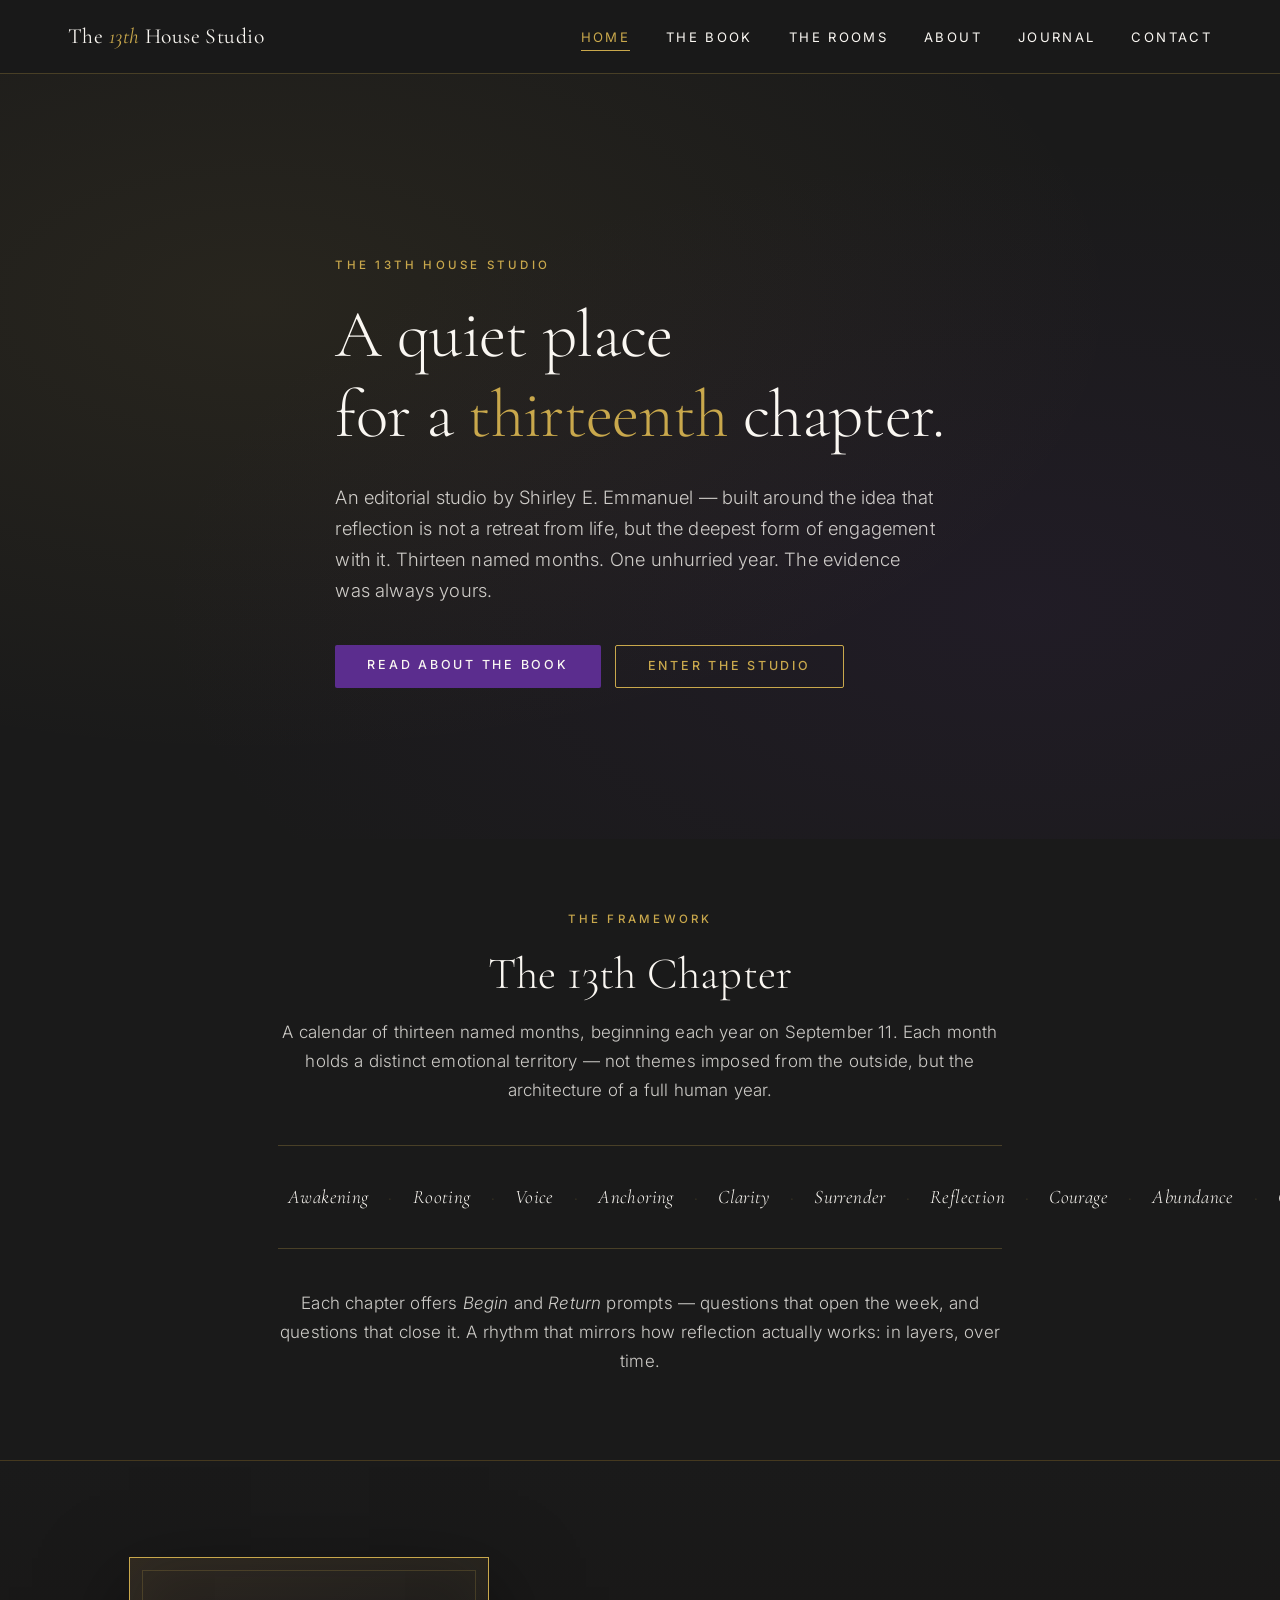
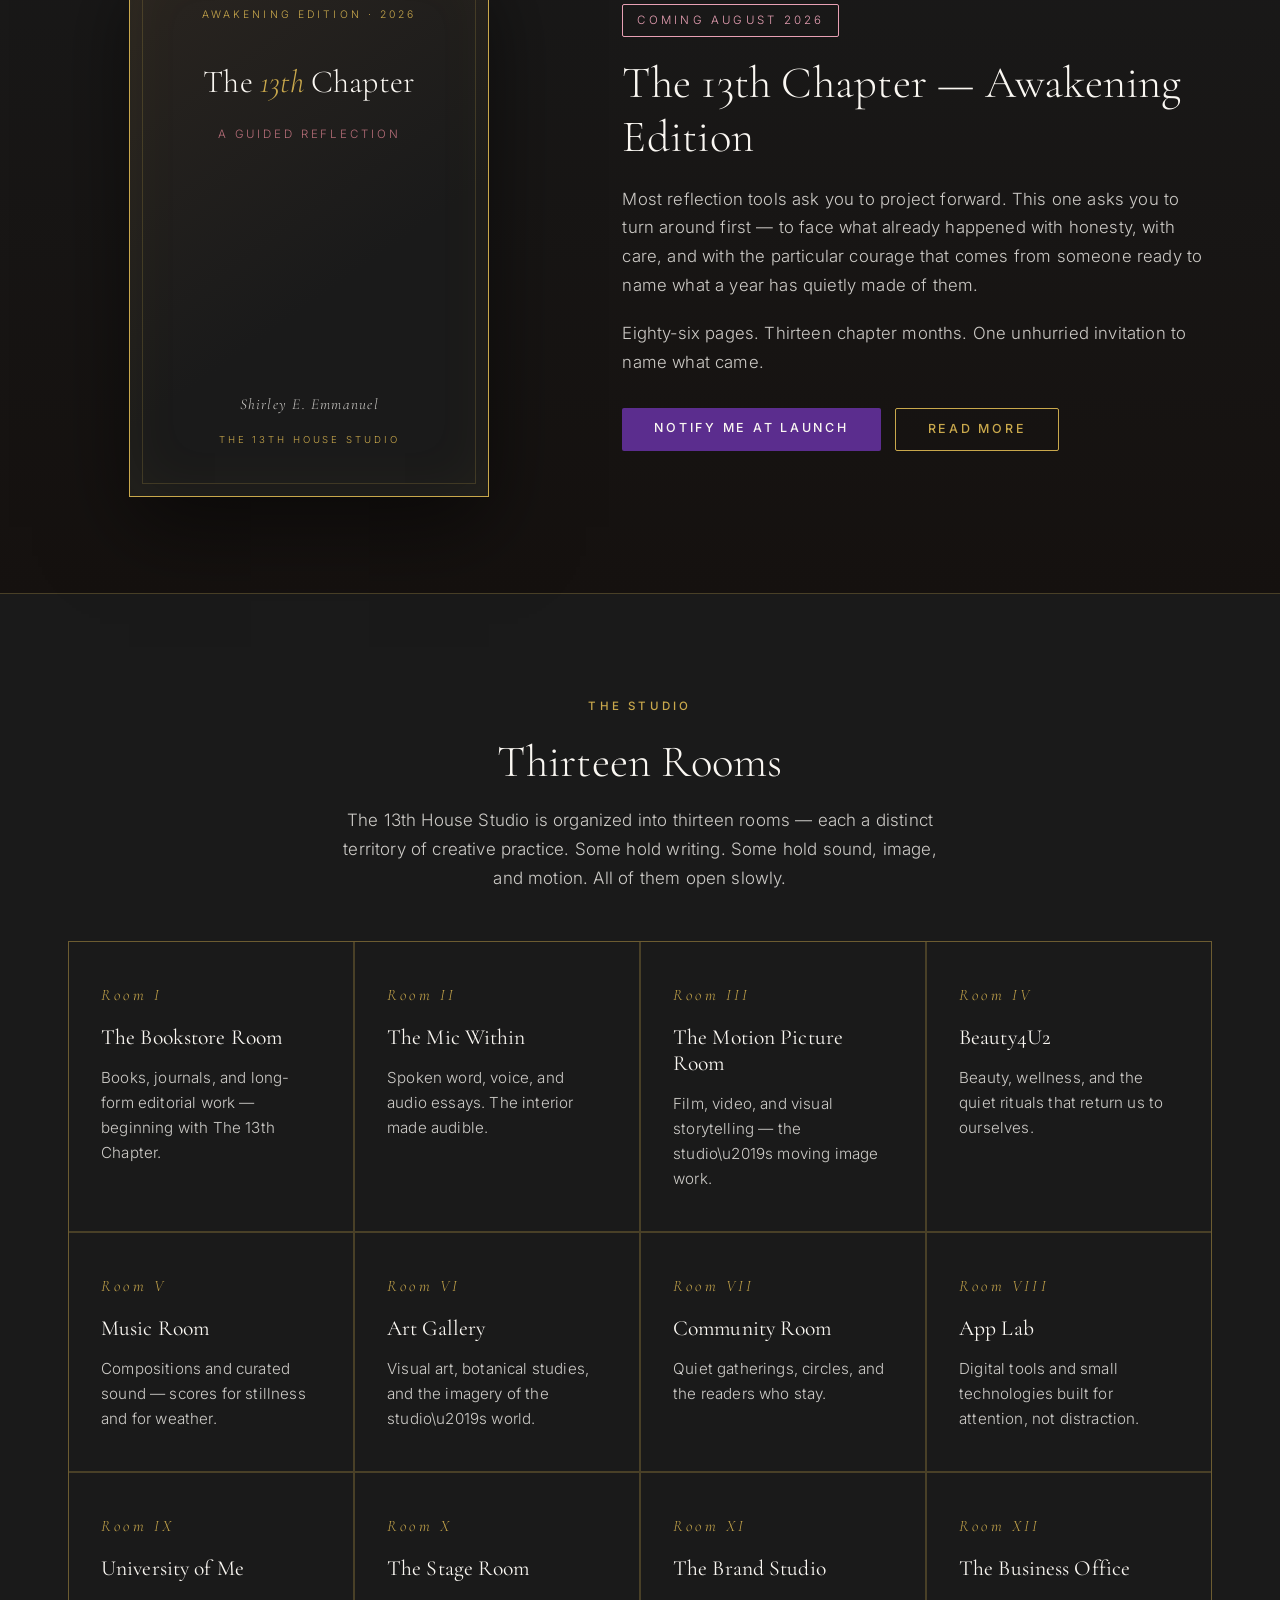
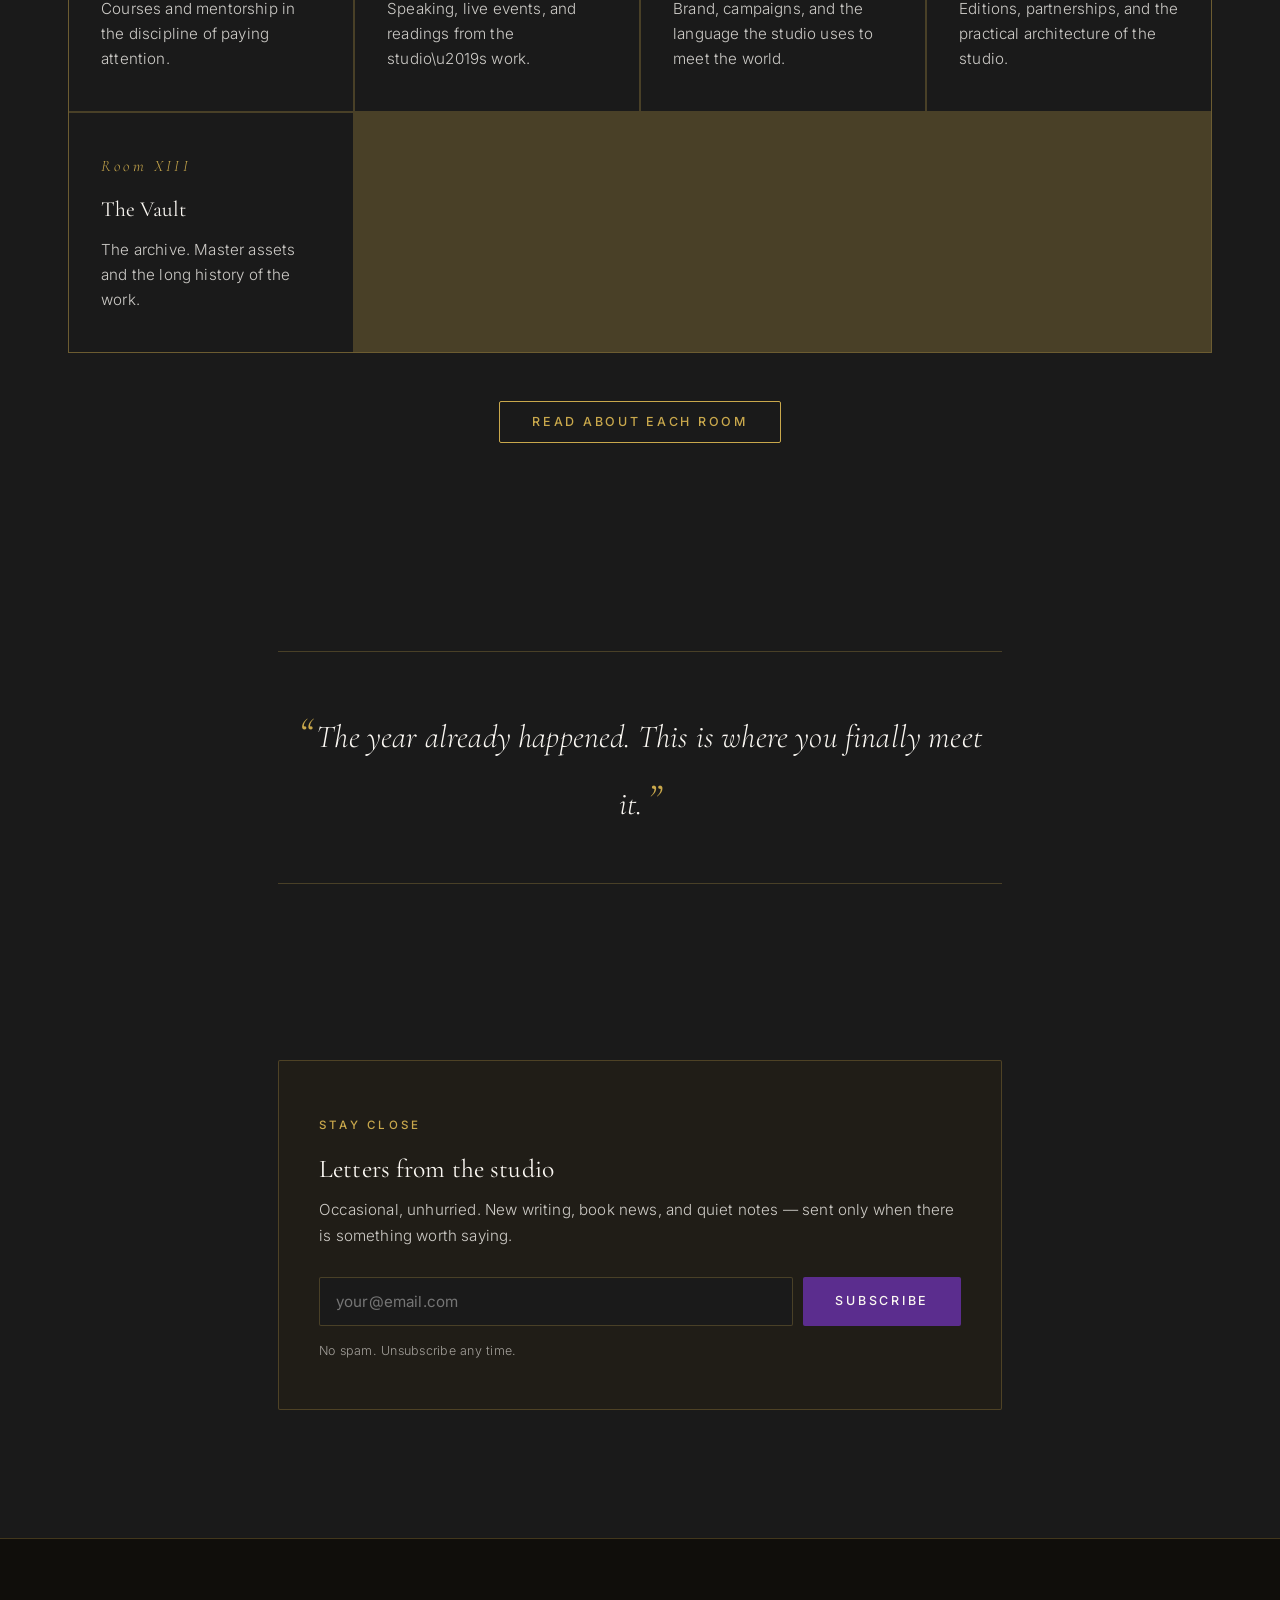
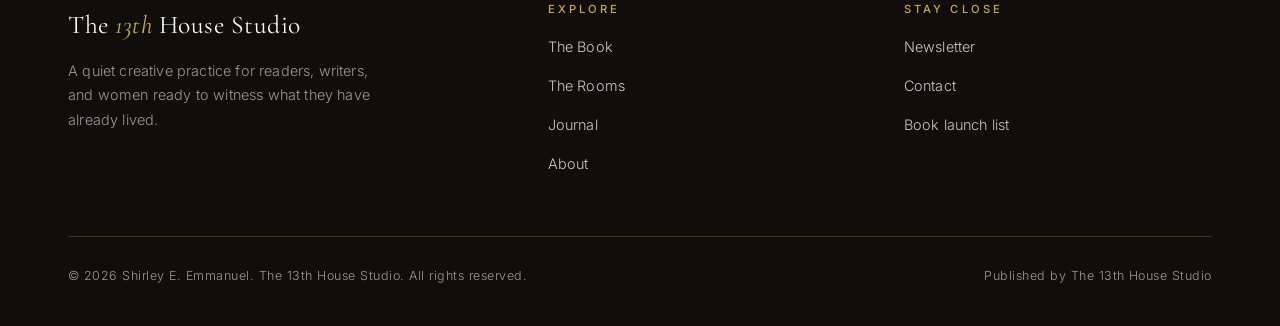
<file: index.html>
<!DOCTYPE html>
<html lang="en">
<head>
<meta charset="utf-8">
<meta name="viewport" content="width=device-width,initial-scale=1">
<title>Home — The 13th House Studio</title>
<meta name="description" content="A quiet creative practice by Shirley E. Emmanuel. The 13th Chapter framework — thirteen named months of honest reflection, beginning September 11.">
<meta name="theme-color" content="#1A1A1A">
<meta property="og:title" content="Home — The 13th House Studio">
<meta property="og:description" content="A quiet creative practice by Shirley E. Emmanuel. The 13th Chapter framework — thirteen named months of honest reflection, beginning September 11.">
<meta property="og:type" content="website">
<meta property="og:image" content="assets/og-image.svg">
<meta name="twitter:card" content="summary_large_image">
<link rel="icon" type="image/svg+xml" href="assets/favicon.svg">
<link rel="alternate icon" href="assets/favicon.svg">
<link rel="preconnect" href="https://fonts.googleapis.com">
<link rel="preconnect" href="https://fonts.gstatic.com" crossorigin>
<link href="https://fonts.googleapis.com/css2?family=Cormorant+Garamond:ital,wght@0,300;0,400;0,500;1,300;1,400&family=Inter:wght@300;400;500;600&display=swap" rel="stylesheet">
<link rel="stylesheet" href="assets/style.css">
</head>
<body>
<header class="site-header">
  <div class="nav">
    <a href="index.html" class="brand">The <span class="num">13th</span> House Studio</a>
    <button class="nav-toggle" aria-label="Menu" aria-expanded="false">Menu</button>
    <nav>
      <ul class="nav-links">
          <li><a href="index.html" class="active">Home</a></li>
          <li><a href="book.html">The Book</a></li>
          <li><a href="rooms.html">The Rooms</a></li>
          <li><a href="about.html">About</a></li>
          <li><a href="journal.html">Journal</a></li>
          <li><a href="contact.html">Contact</a></li>
      </ul>
    </nav>
  </div>
</header>
<main>
  <section class="hero">
    <div class="container">
      <div class="hero-content">
        <span class="eyebrow">The 13th House Studio</span>
        <h1>A quiet place<br>for a <em>thirteenth</em> chapter.</h1>
        <p class="hero-tagline">An editorial studio by Shirley E. Emmanuel — built around the idea that reflection is not a retreat from life, but the deepest form of engagement with it. Thirteen named months. One unhurried year. The evidence was always yours.</p>
        <div class="hero-actions">
          <a href="book.html" class="btn btn-primary">Read about the book</a>
          <a href="rooms.html" class="btn btn-ghost">Enter the studio</a>
        </div>
      </div>
    </div>
  </section>

  <section class="compact">
    <div class="container-narrow text-center">
      <span class="eyebrow">The Framework</span>
      <h2>The 13th Chapter</h2>
      <p class="mt-2">A calendar of thirteen named months, beginning each year on September 11. Each month holds a distinct emotional territory — not themes imposed from the outside, but the architecture of a full human year.</p>
      <div class="months-band">
        <div class="months-list">
          <span class="month">Awakening</span><span>·</span><span class="month">Rooting</span><span>·</span><span class="month">Voice</span><span>·</span><span class="month">Anchoring</span><span>·</span><span class="month">Clarity</span><span>·</span><span class="month">Surrender</span><span>·</span><span class="month">Reflection</span><span>·</span><span class="month">Courage</span><span>·</span><span class="month">Abundance</span><span>·</span><span class="month">Connection</span><span>·</span><span class="month">Imprint</span><span>·</span><span class="month">Release</span><span>·</span><span class="month">Restoration</span>
        </div>
      </div>
      <p>Each chapter offers <em>Begin</em> and <em>Return</em> prompts — questions that open the week, and questions that close it. A rhythm that mirrors how reflection actually works: in layers, over time.</p>
    </div>
  </section>

  <section class="book-feature">
    <div class="container">
      <div class="book-layout">
        <div class="book-cover">
          <div class="book-cover-top">
            <div class="edition">Awakening Edition · 2026</div>
            <div class="title">The <span class="num">13th</span> Chapter</div>
            <div class="subtitle">A Guided Reflection</div>
          </div>
          <div>
            <div class="author">Shirley E. Emmanuel</div>
            <div class="imprint">The 13th House Studio</div>
          </div>
        </div>
        <div class="book-copy">
          <span class="launch-date">Coming August 2026</span>
          <h2>The 13th Chapter — Awakening Edition</h2>
          <p>Most reflection tools ask you to project forward. This one asks you to turn around first — to face what already happened with honesty, with care, and with the particular courage that comes from someone ready to name what a year has quietly made of them.</p>
          <p>Eighty-six pages. Thirteen chapter months. One unhurried invitation to name what came.</p>
          <div class="actions">
            <a href="book.html#notify" class="btn btn-primary">Notify me at launch</a>
            <a href="book.html" class="btn btn-ghost">Read more</a>
          </div>
        </div>
      </div>
    </div>
  </section>

  <section>
    <div class="container">
      <div class="text-center mb-4">
        <span class="eyebrow">The Studio</span>
        <h2>Thirteen Rooms</h2>
        <p class="max-600 mt-2">The 13th House Studio is organized into thirteen rooms — each a distinct territory of creative practice. Some hold writing. Some hold sound, image, and motion. All of them open slowly.</p>
      </div>
      <div class="rooms-grid">
        <div class="room-card"><span class="num">Room I</span><h3>The Bookstore Room</h3><p>Books, journals, and long-form editorial work — beginning with The 13th Chapter.</p></div>
        <div class="room-card"><span class="num">Room II</span><h3>The Mic Within</h3><p>Spoken word, voice, and audio essays. The interior made audible.</p></div>
        <div class="room-card"><span class="num">Room III</span><h3>The Motion Picture Room</h3><p>Film, video, and visual storytelling — the studio\u2019s moving image work.</p></div>
        <div class="room-card"><span class="num">Room IV</span><h3>Beauty4U2</h3><p>Beauty, wellness, and the quiet rituals that return us to ourselves.</p></div>
        <div class="room-card"><span class="num">Room V</span><h3>Music Room</h3><p>Compositions and curated sound — scores for stillness and for weather.</p></div>
        <div class="room-card"><span class="num">Room VI</span><h3>Art Gallery</h3><p>Visual art, botanical studies, and the imagery of the studio\u2019s world.</p></div>
        <div class="room-card"><span class="num">Room VII</span><h3>Community Room</h3><p>Quiet gatherings, circles, and the readers who stay.</p></div>
        <div class="room-card"><span class="num">Room VIII</span><h3>App Lab</h3><p>Digital tools and small technologies built for attention, not distraction.</p></div>
        <div class="room-card"><span class="num">Room IX</span><h3>University of Me</h3><p>Courses and mentorship in the discipline of paying attention.</p></div>
        <div class="room-card"><span class="num">Room X</span><h3>The Stage Room</h3><p>Speaking, live events, and readings from the studio\u2019s work.</p></div>
        <div class="room-card"><span class="num">Room XI</span><h3>The Brand Studio</h3><p>Brand, campaigns, and the language the studio uses to meet the world.</p></div>
        <div class="room-card"><span class="num">Room XII</span><h3>The Business Office</h3><p>Editions, partnerships, and the practical architecture of the studio.</p></div>
        <div class="room-card"><span class="num">Room XIII</span><h3>The Vault</h3><p>The archive. Master assets and the long history of the work.</p></div>
      </div>
      <div class="text-center mt-6">
        <a href="rooms.html" class="btn btn-ghost">Read about each room</a>
      </div>
    </div>
  </section>

  <section class="compact">
    <div class="container-narrow">
      <div class="pullquote">The year already happened. This is where you finally meet it.</div>
    </div>
  </section>

  <section class="compact">
    <div class="container-narrow">
      <div class="form-card">
        <span class="eyebrow">Stay close</span>
        <h3>Letters from the studio</h3>
        <p class="sub">Occasional, unhurried. New writing, book news, and quiet notes — sent only when there is something worth saying.</p>
        <form class="capture-form" data-source="newsletter" novalidate>
          <div class="form-row">
            <input type="email" name="email" placeholder="your@email.com" required aria-label="Email address">
            <button type="submit" class="btn btn-primary">Subscribe</button>
          </div>
          <div class="form-note">No spam. Unsubscribe any time.</div>
          <div class="form-status" role="status" aria-live="polite"></div>
        </form>
      </div>
    </div>
  </section>
</main>
<footer class="site-footer">
  <div class="container">
    <div class="footer-grid">
      <div class="footer-brand">
        <a href="index.html" class="brand">The <span class="num">13th</span> House Studio</a>
        <p>A quiet creative practice for readers, writers, and women ready to witness what they have already lived.</p>
      </div>
      <div class="footer-col">
        <h4>Explore</h4>
        <ul>
          <li><a href="book.html">The Book</a></li>
          <li><a href="rooms.html">The Rooms</a></li>
          <li><a href="journal.html">Journal</a></li>
          <li><a href="about.html">About</a></li>
        </ul>
      </div>
      <div class="footer-col">
        <h4>Stay close</h4>
        <ul>
          <li><a href="contact.html">Newsletter</a></li>
          <li><a href="contact.html">Contact</a></li>
          <li><a href="book.html">Book launch list</a></li>
        </ul>
      </div>
    </div>
    <div class="footer-bottom">
      <span>&copy; 2026 Shirley E. Emmanuel. The 13th House Studio. All rights reserved.</span>
      <span>Published by The 13th House Studio</span>
    </div>
  </div>
</footer>
<script src="assets/app.js" defer></script>
</body>
</html>
</file>
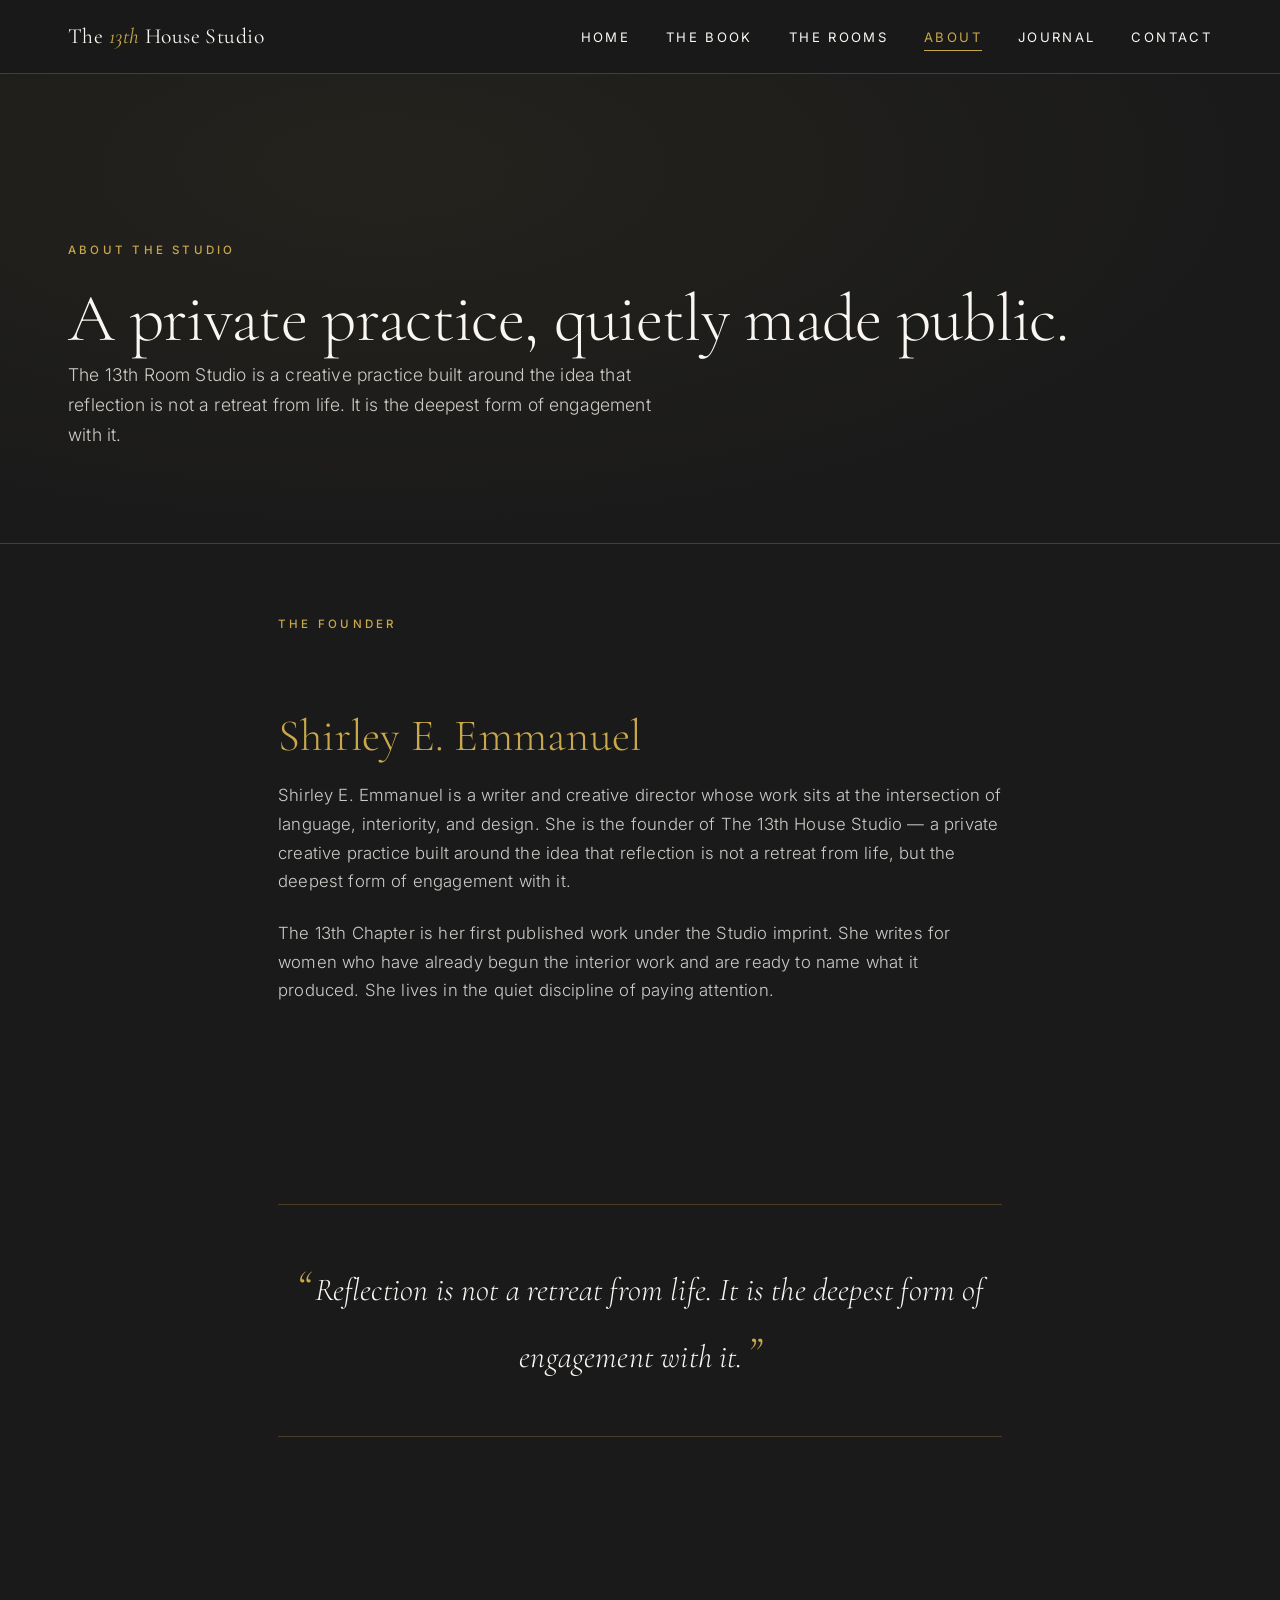
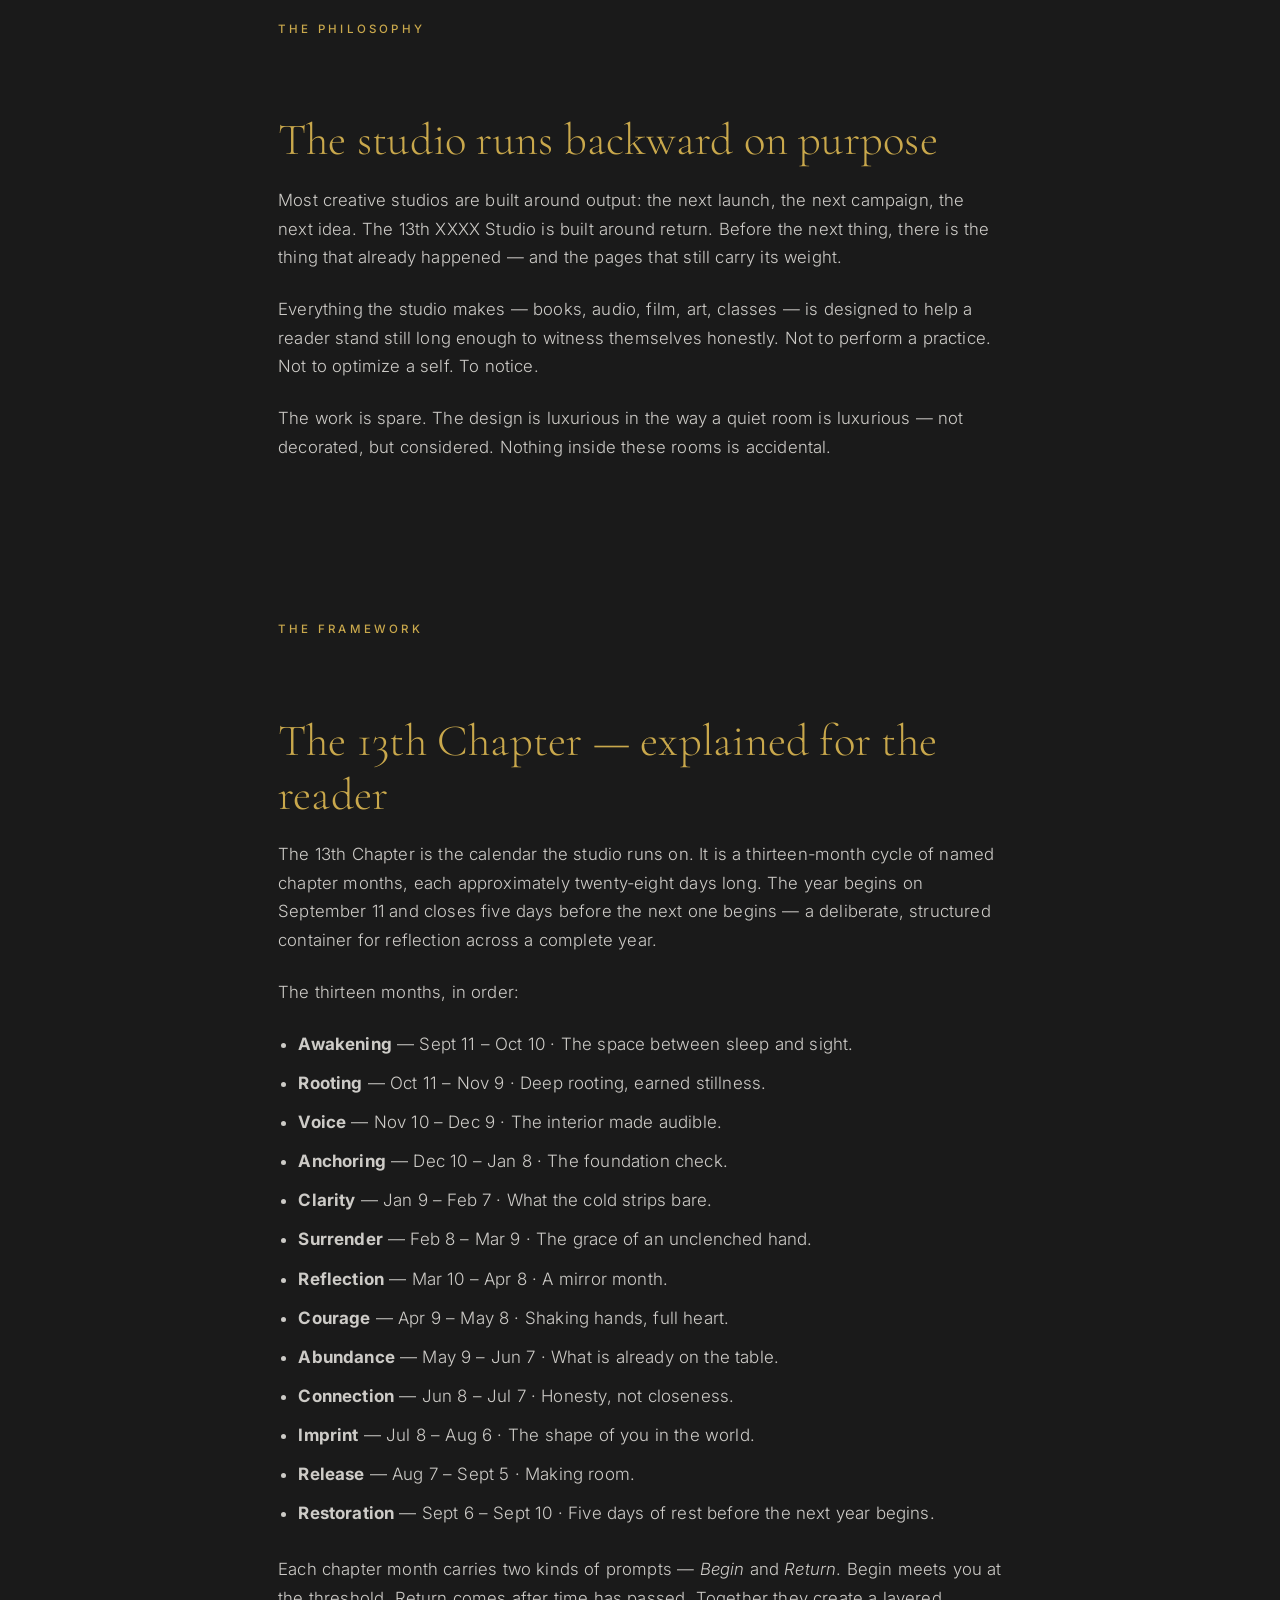
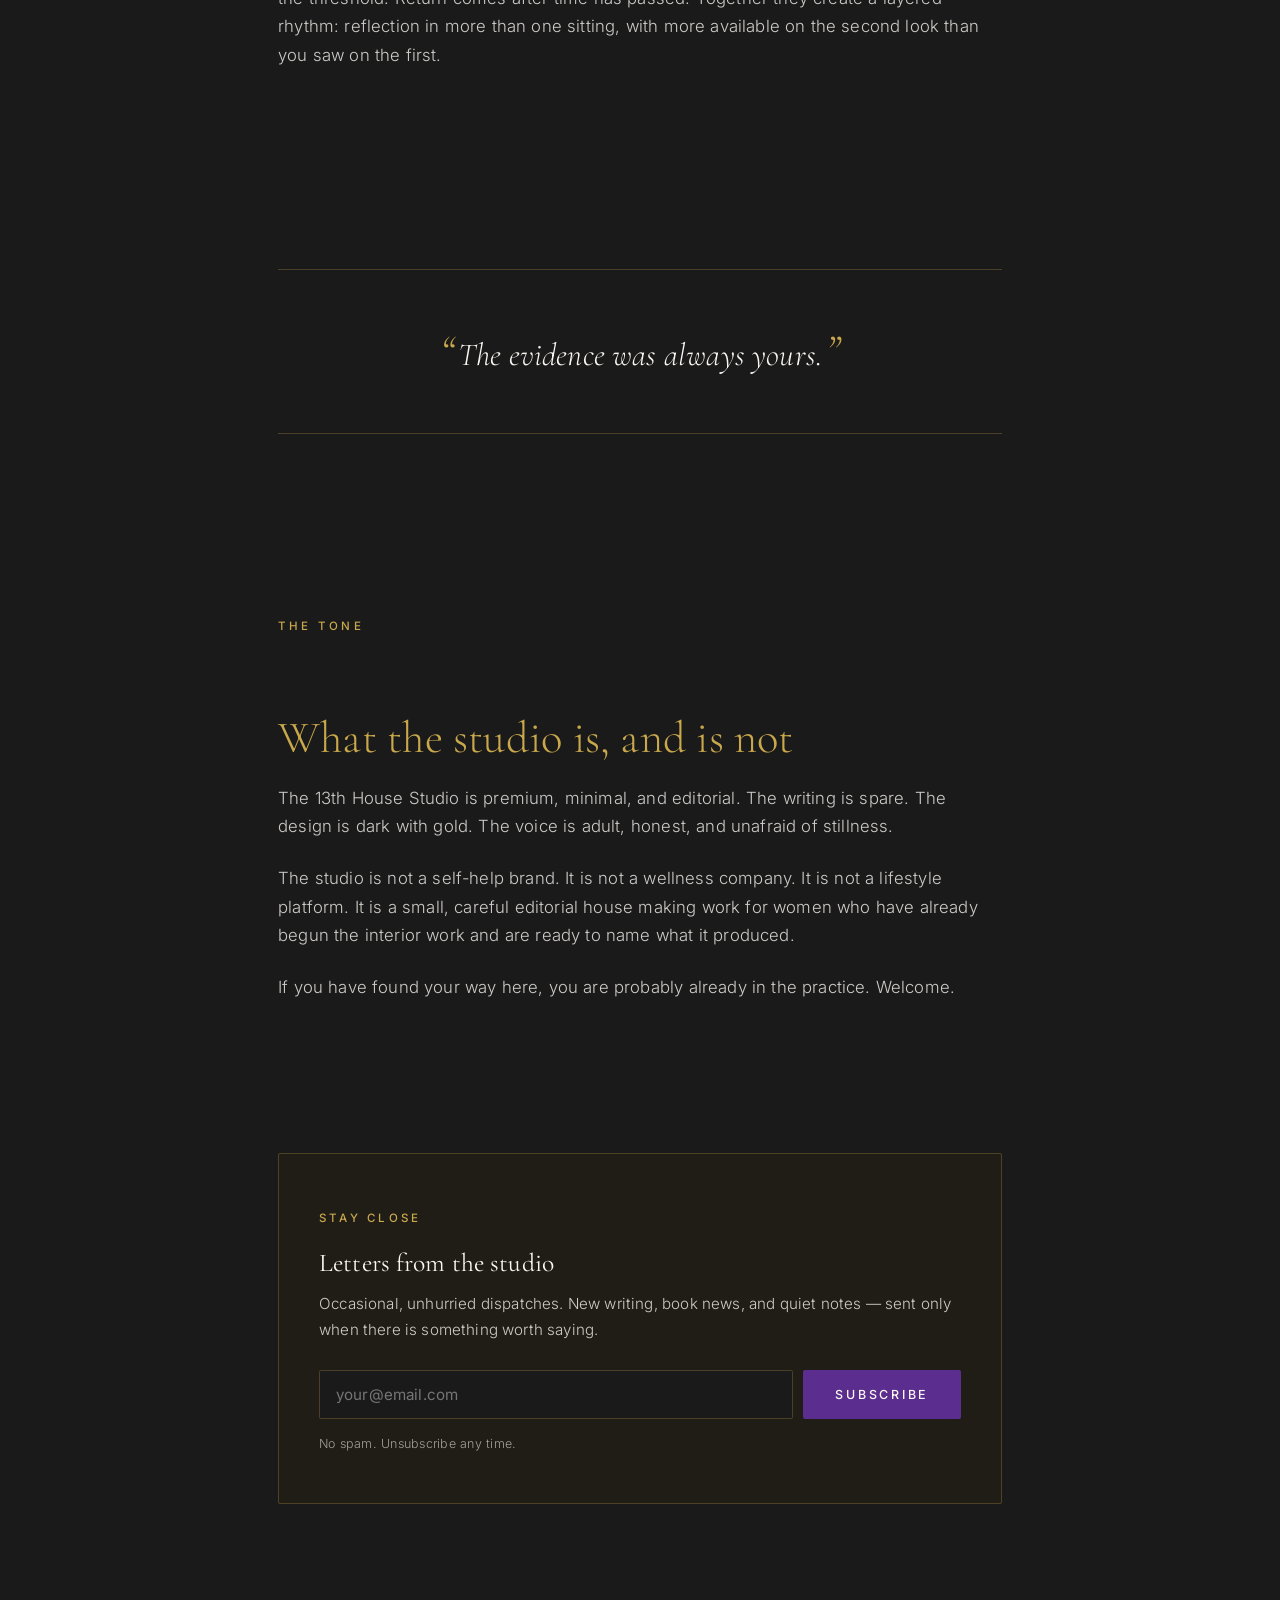
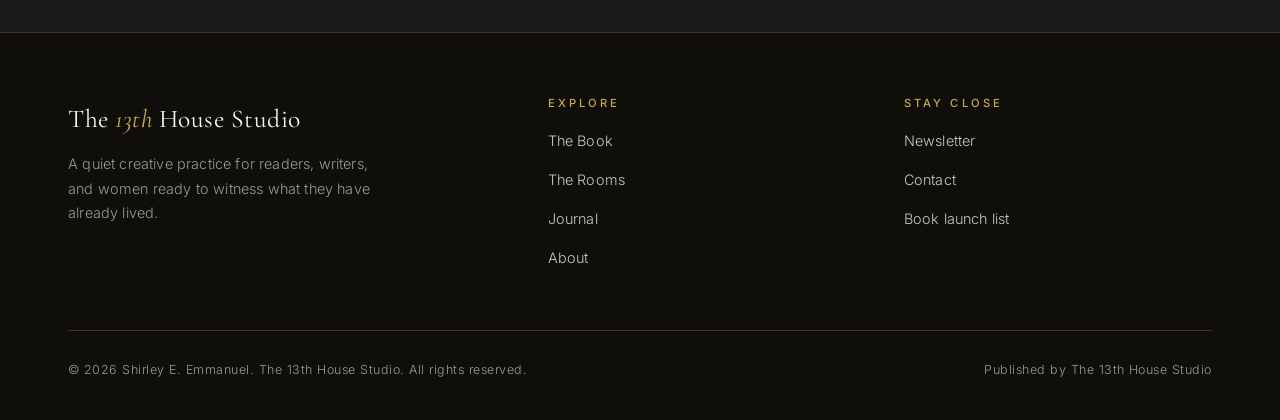
<file: about.html>
<!DOCTYPE html><html lang="en"><head><meta charset="utf-8"><meta name="viewport" content="width=device-width,initial-scale=1"><title>About — The 13th House Studio</title><meta name="description" content="About Shirley E. Emmanuel, founder of The 13th House Studio. The 13th Chapter framework — thirteen named months of honest reflection, explained."><meta name="theme-color" content="#1A1A1A"><meta property="og:title" content="About — The 13th House Studio"><meta property="og:description" content="About Shirley E. Emmanuel, founder of The 13th House Studio. The 13th Chapter framework — thirteen named months of honest reflection, explained."><meta property="og:type" content="website"><meta property="og:image" content="assets/og-image.svg"><meta name="twitter:card" content="summary_large_image"><link rel="icon" type="image/svg+xml" href="assets/favicon.svg"><link rel="preconnect" href="https://fonts.googleapis.com"><link rel="preconnect" href="https://fonts.gstatic.com" crossorigin><link href="https://fonts.googleapis.com/css2?family=Cormorant+Garamond:ital,wght@0,300;0,400;0,500;1,300;1,400&family=Inter:wght@300;400;500;600&display=swap" rel="stylesheet"><link rel="stylesheet" href="assets/style.css"></head><body>
<header class="site-header"><div class="nav"><a href="index.html" class="brand">The <span class="num">13th</span> House Studio</a><button class="nav-toggle" aria-label="Menu">Menu</button><nav><ul class="nav-links"><li><a href="index.html">Home</a></li><li><a href="book.html">The Book</a></li><li><a href="rooms.html">The Rooms</a></li><li><a href="about.html" class="active">About</a></li><li><a href="journal.html">Journal</a></li><li><a href="contact.html">Contact</a></li></ul></nav></div></header>
<main>
  <section class="page-hero"><div class="container">
    <span class="eyebrow">About the studio</span>
    <h1>A private practice, quietly made public.</h1>
    <p>The 13th Room Studio is a creative practice built around the idea that reflection is not a retreat from life. It is the deepest form of engagement with it.</p>
  </div></section>

  <section class="compact">
    <div class="container-narrow prose">
      <span class="eyebrow">The Founder</span>
      <h2>Shirley E. Emmanuel</h2>
      <p>Shirley E. Emmanuel is a writer and creative director whose work sits at the intersection of language, interiority, and design. She is the founder of The 13th House Studio — a private creative practice built around the idea that reflection is not a retreat from life, but the deepest form of engagement with it.</p>
      <p>The 13th Chapter is her first published work under the Studio imprint. She writes for women who have already begun the interior work and are ready to name what it produced. She lives in the quiet discipline of paying attention.</p>
    </div>
  </section>

  <section class="compact">
    <div class="container-narrow">
      <div class="pullquote">Reflection is not a retreat from life. It is the deepest form of engagement with it.</div>
    </div>
  </section>

  <section class="compact">
    <div class="container-narrow prose">
      <span class="eyebrow">The Philosophy</span>
      <h2>The studio runs backward on purpose</h2>
      <p>Most creative studios are built around output: the next launch, the next campaign, the next idea. The 13th XXXX Studio is built around return. Before the next thing, there is the thing that already happened — and the pages that still carry its weight.</p>
      <p>Everything the studio makes — books, audio, film, art, classes — is designed to help a reader stand still long enough to witness themselves honestly. Not to perform a practice. Not to optimize a self. To notice.</p>
      <p>The work is spare. The design is luxurious in the way a quiet room is luxurious — not decorated, but considered. Nothing inside these rooms is accidental.</p>
    </div>
  </section>

  <section class="compact">
    <div class="container-narrow prose">
      <span class="eyebrow">The Framework</span>
      <h2>The 13th Chapter — explained for the reader</h2>
      <p>The 13th Chapter is the calendar the studio runs on. It is a thirteen-month cycle of named chapter months, each approximately twenty-eight days long. The year begins on September 11 and closes five days before the next one begins — a deliberate, structured container for reflection across a complete year.</p>
      <p>The thirteen months, in order:</p>
      <ul>
        <li><strong>Awakening</strong> — Sept 11 – Oct 10 · The space between sleep and sight.</li>
        <li><strong>Rooting</strong> — Oct 11 – Nov 9 · Deep rooting, earned stillness.</li>
        <li><strong>Voice</strong> — Nov 10 – Dec 9 · The interior made audible.</li>
        <li><strong>Anchoring</strong> — Dec 10 – Jan 8 · The foundation check.</li>
        <li><strong>Clarity</strong> — Jan 9 – Feb 7 · What the cold strips bare.</li>
        <li><strong>Surrender</strong> — Feb 8 – Mar 9 · The grace of an unclenched hand.</li>
        <li><strong>Reflection</strong> — Mar 10 – Apr 8 · A mirror month.</li>
        <li><strong>Courage</strong> — Apr 9 – May 8 · Shaking hands, full heart.</li>
        <li><strong>Abundance</strong> — May 9 – Jun 7 · What is already on the table.</li>
        <li><strong>Connection</strong> — Jun 8 – Jul 7 · Honesty, not closeness.</li>
        <li><strong>Imprint</strong> — Jul 8 – Aug 6 · The shape of you in the world.</li>
        <li><strong>Release</strong> — Aug 7 – Sept 5 · Making room.</li>
        <li><strong>Restoration</strong> — Sept 6 – Sept 10 · Five days of rest before the next year begins.</li>
      </ul>
      <p>Each chapter month carries two kinds of prompts — <em>Begin</em> and <em>Return</em>. Begin meets you at the threshold. Return comes after time has passed. Together they create a layered rhythm: reflection in more than one sitting, with more available on the second look than you saw on the first.</p>
    </div>
  </section>

  <section class="compact">
    <div class="container-narrow">
      <div class="pullquote">The evidence was always yours.</div>
    </div>
  </section>

  <section class="compact">
    <div class="container-narrow prose">
      <span class="eyebrow">The Tone</span>
      <h2>What the studio is, and is not</h2>
      <p>The 13th House Studio is premium, minimal, and editorial. The writing is spare. The design is dark with gold. The voice is adult, honest, and unafraid of stillness.</p>
      <p>The studio is not a self-help brand. It is not a wellness company. It is not a lifestyle platform. It is a small, careful editorial house making work for women who have already begun the interior work and are ready to name what it produced.</p>
      <p>If you have found your way here, you are probably already in the practice. Welcome.</p>
    </div>
  </section>

  <section class="compact">
    <div class="container-narrow">
      <div class="form-card">
        <span class="eyebrow">Stay close</span>
        <h3>Letters from the studio</h3>
        <p class="sub">Occasional, unhurried dispatches. New writing, book news, and quiet notes — sent only when there is something worth saying.</p>
        <form class="capture-form" data-source="newsletter" novalidate>
          <div class="form-row">
            <input type="email" name="email" placeholder="your@email.com" required aria-label="Email address">
            <button type="submit" class="btn btn-primary">Subscribe</button>
          </div>
          <div class="form-note">No spam. Unsubscribe any time.</div>
          <div class="form-status" role="status" aria-live="polite"></div>
        </form>
      </div>
    </div>
  </section>
</main>
<footer class="site-footer"><div class="container"><div class="footer-grid"><div class="footer-brand"><a href="index.html" class="brand">The <span class="num">13th</span> House Studio</a><p>A quiet creative practice for readers, writers, and women ready to witness what they have already lived.</p></div><div class="footer-col"><h4>Explore</h4><ul><li><a href="book.html">The Book</a></li><li><a href="rooms.html">The Rooms</a></li><li><a href="journal.html">Journal</a></li><li><a href="about.html">About</a></li></ul></div><div class="footer-col"><h4>Stay close</h4><ul><li><a href="contact.html">Newsletter</a></li><li><a href="contact.html">Contact</a></li><li><a href="book.html#notify">Book launch list</a></li></ul></div></div><div class="footer-bottom"><span>&copy; 2026 Shirley E. Emmanuel. The 13th House Studio. All rights reserved.</span><span>Published by The 13th House Studio</span></div></div></footer><script src="assets/app.js" defer></script></body></html>
</file>
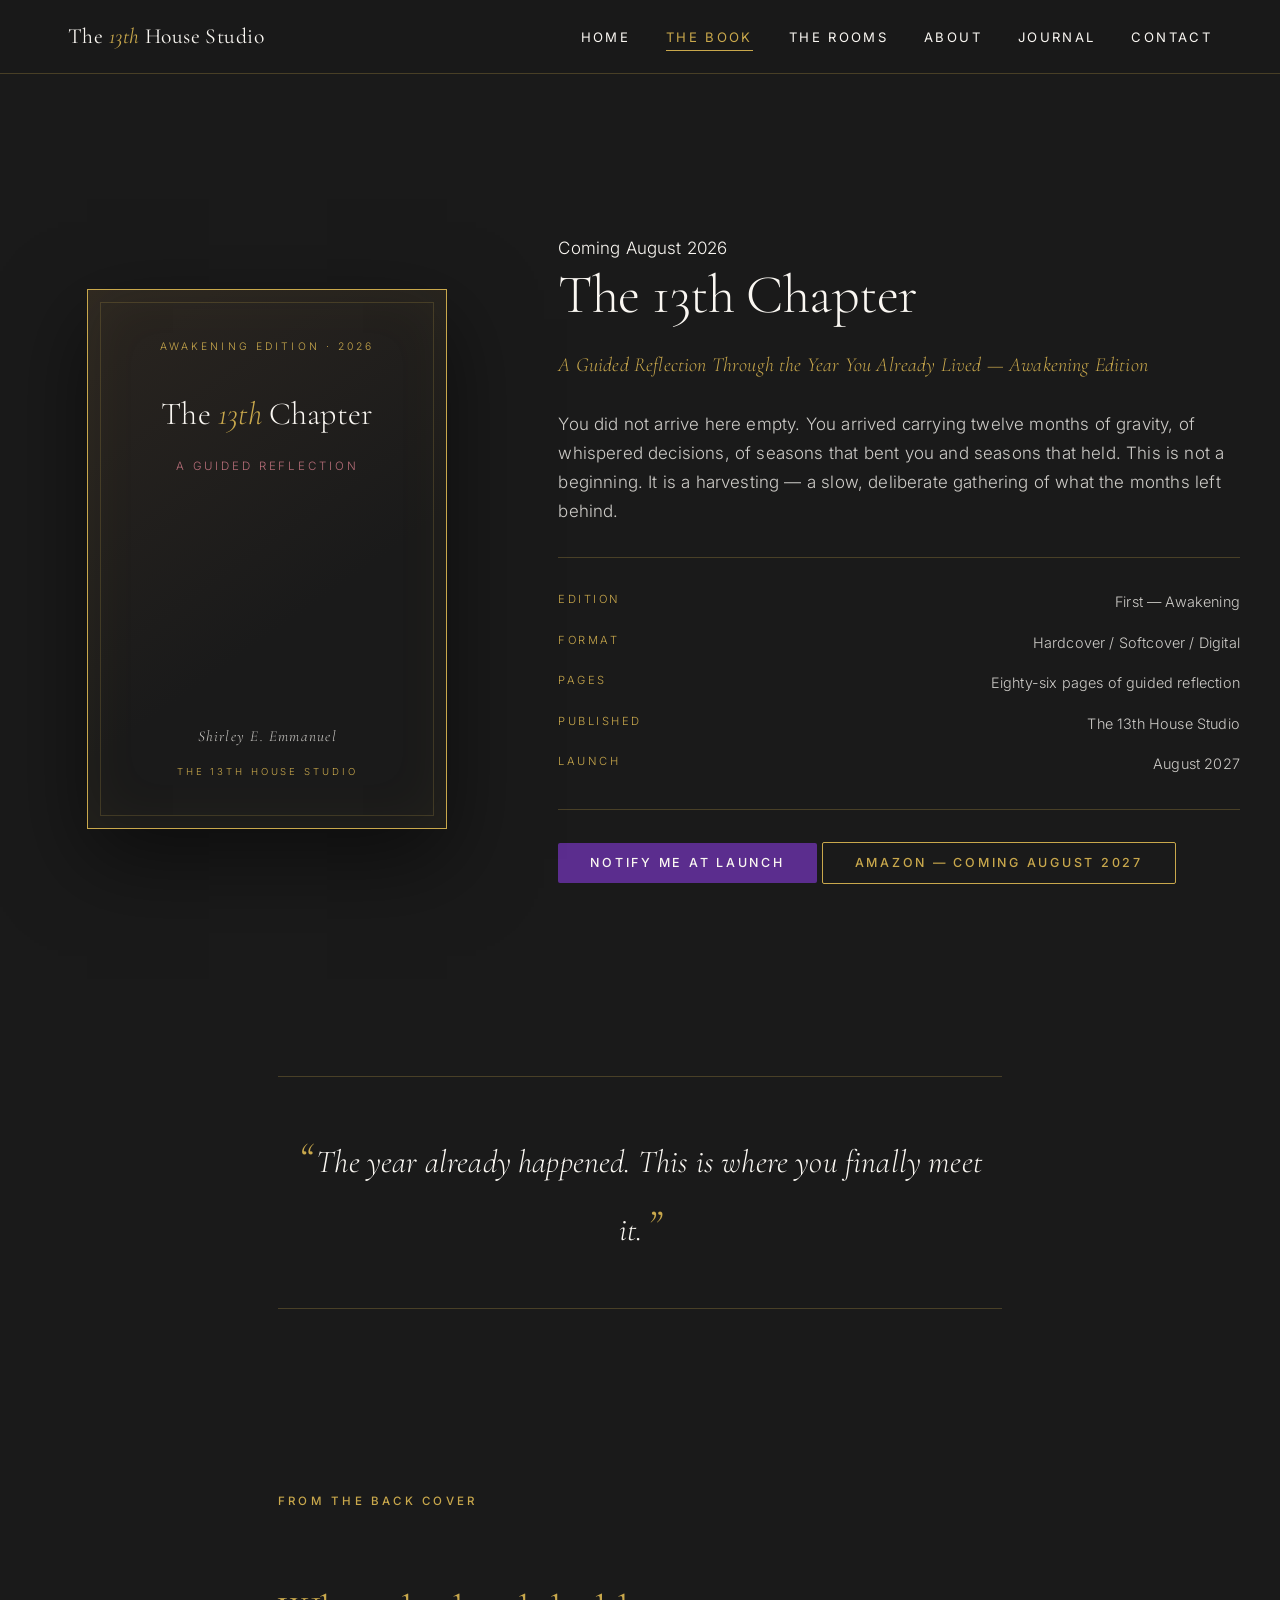
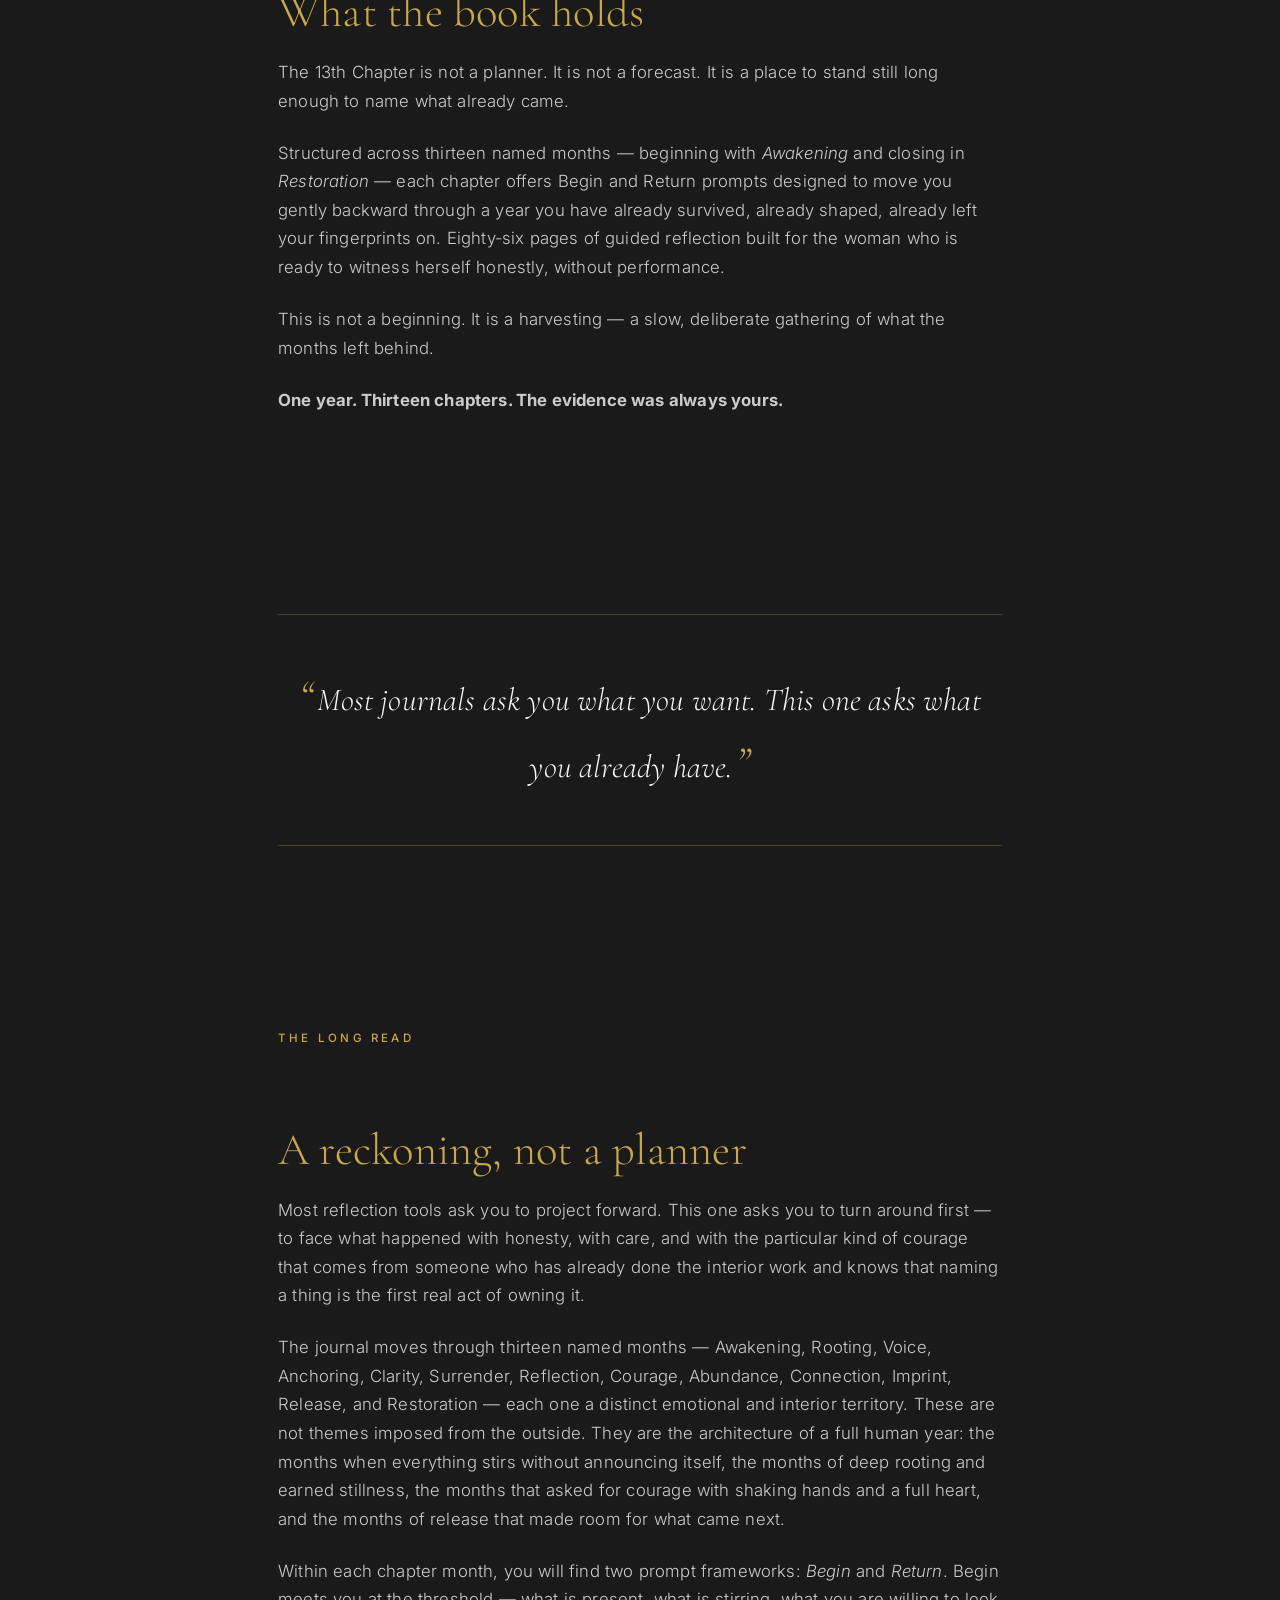
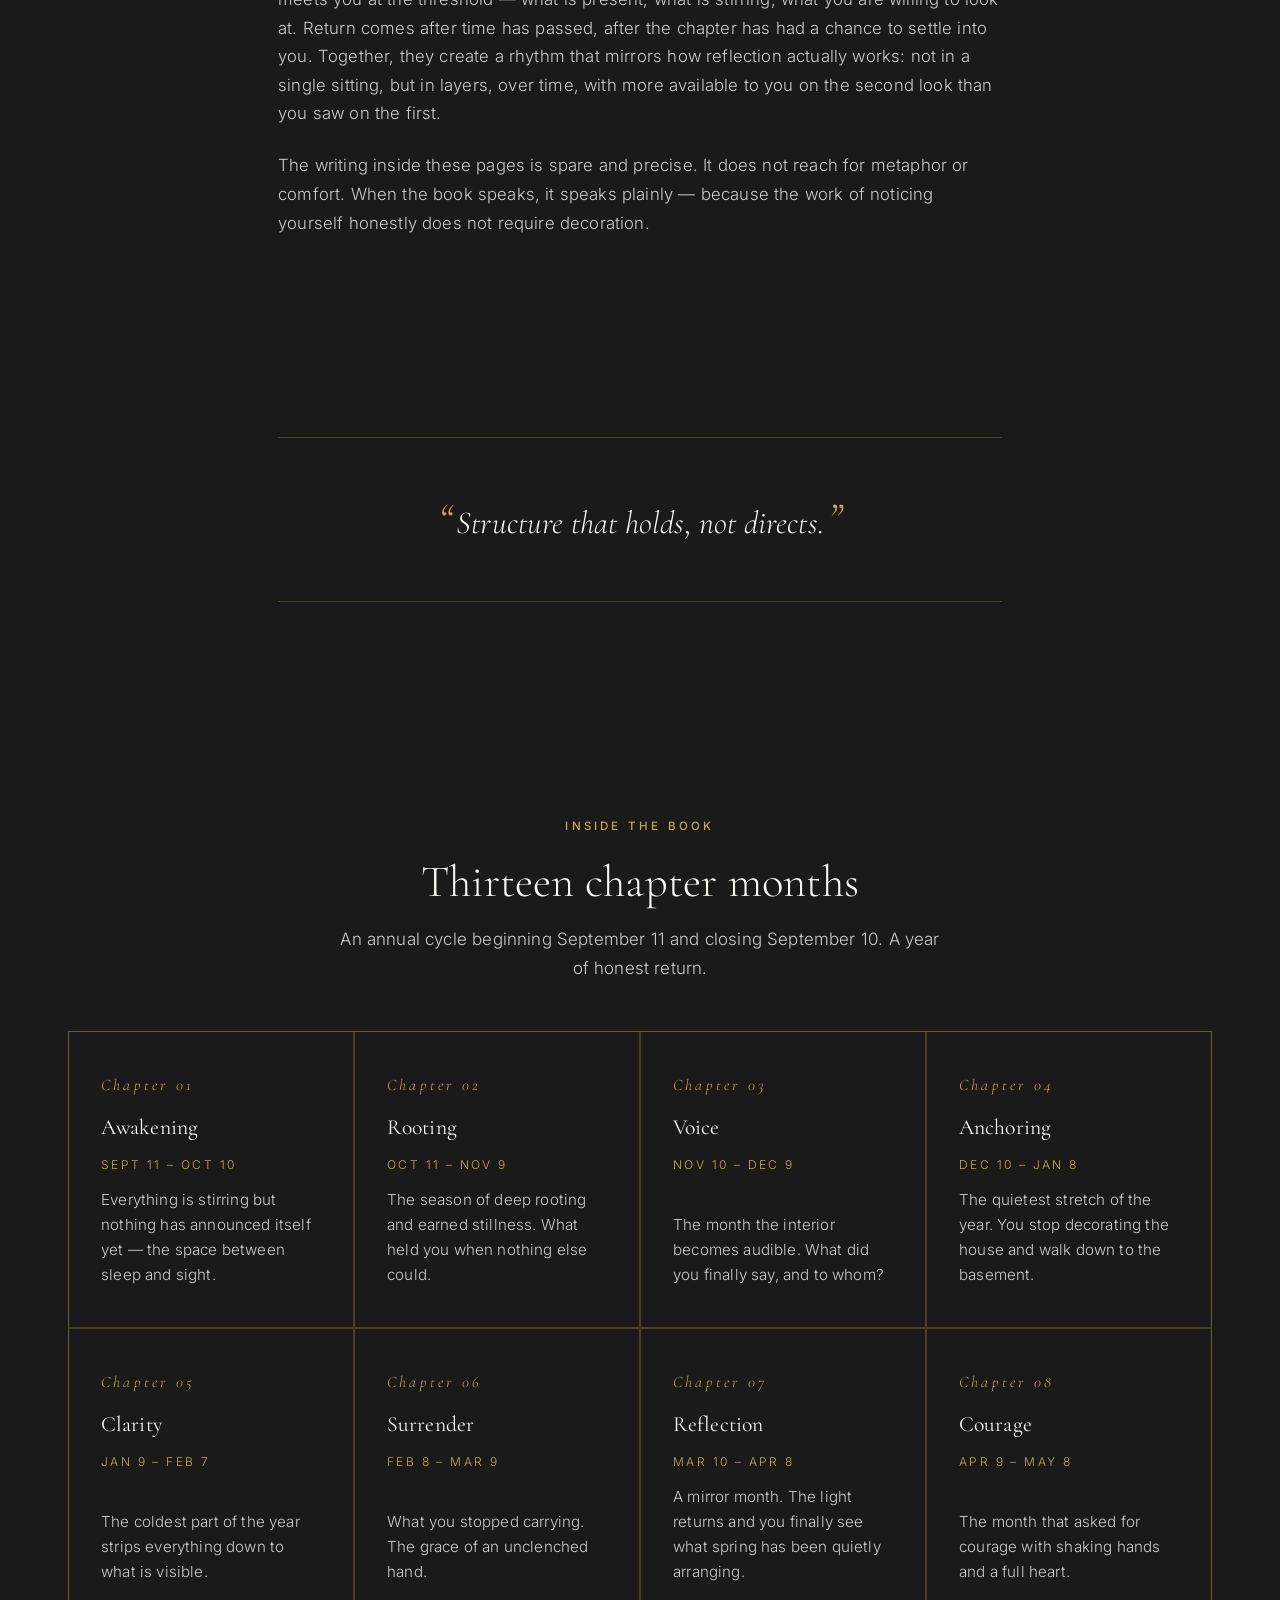
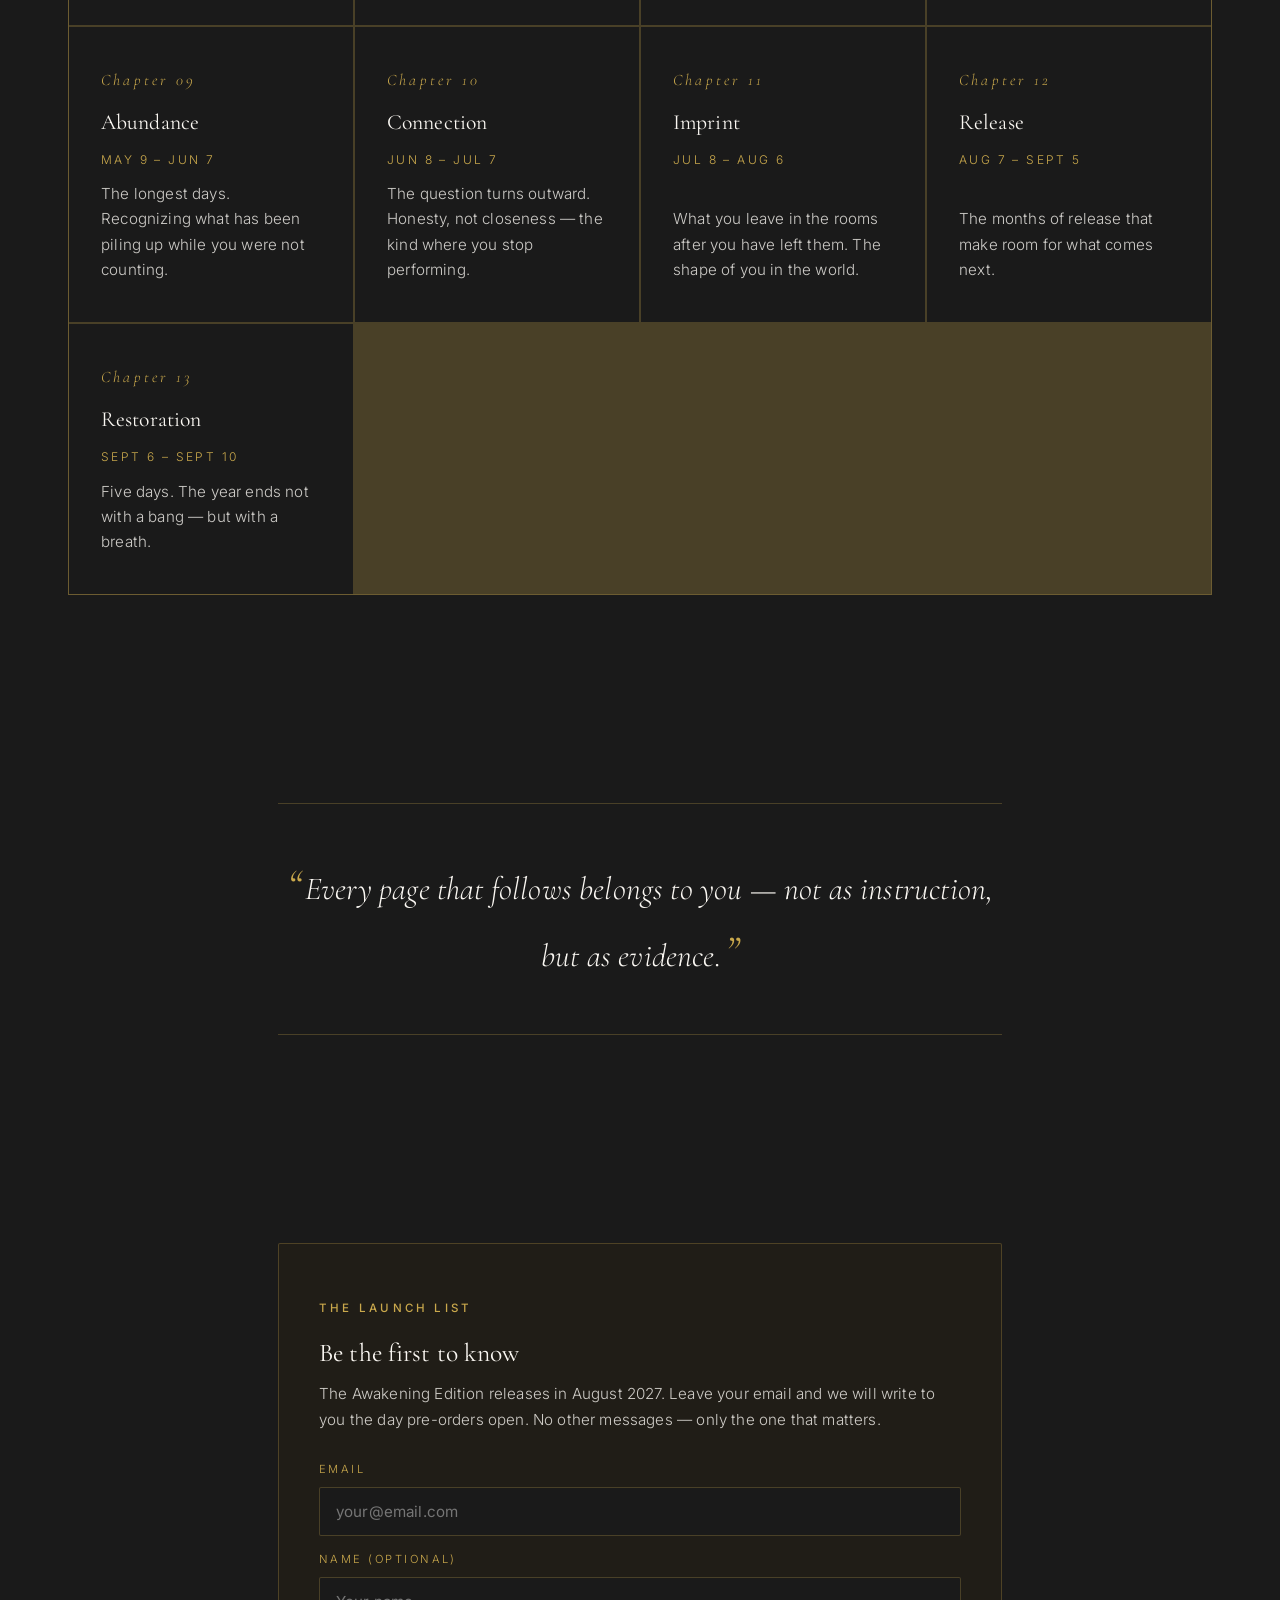
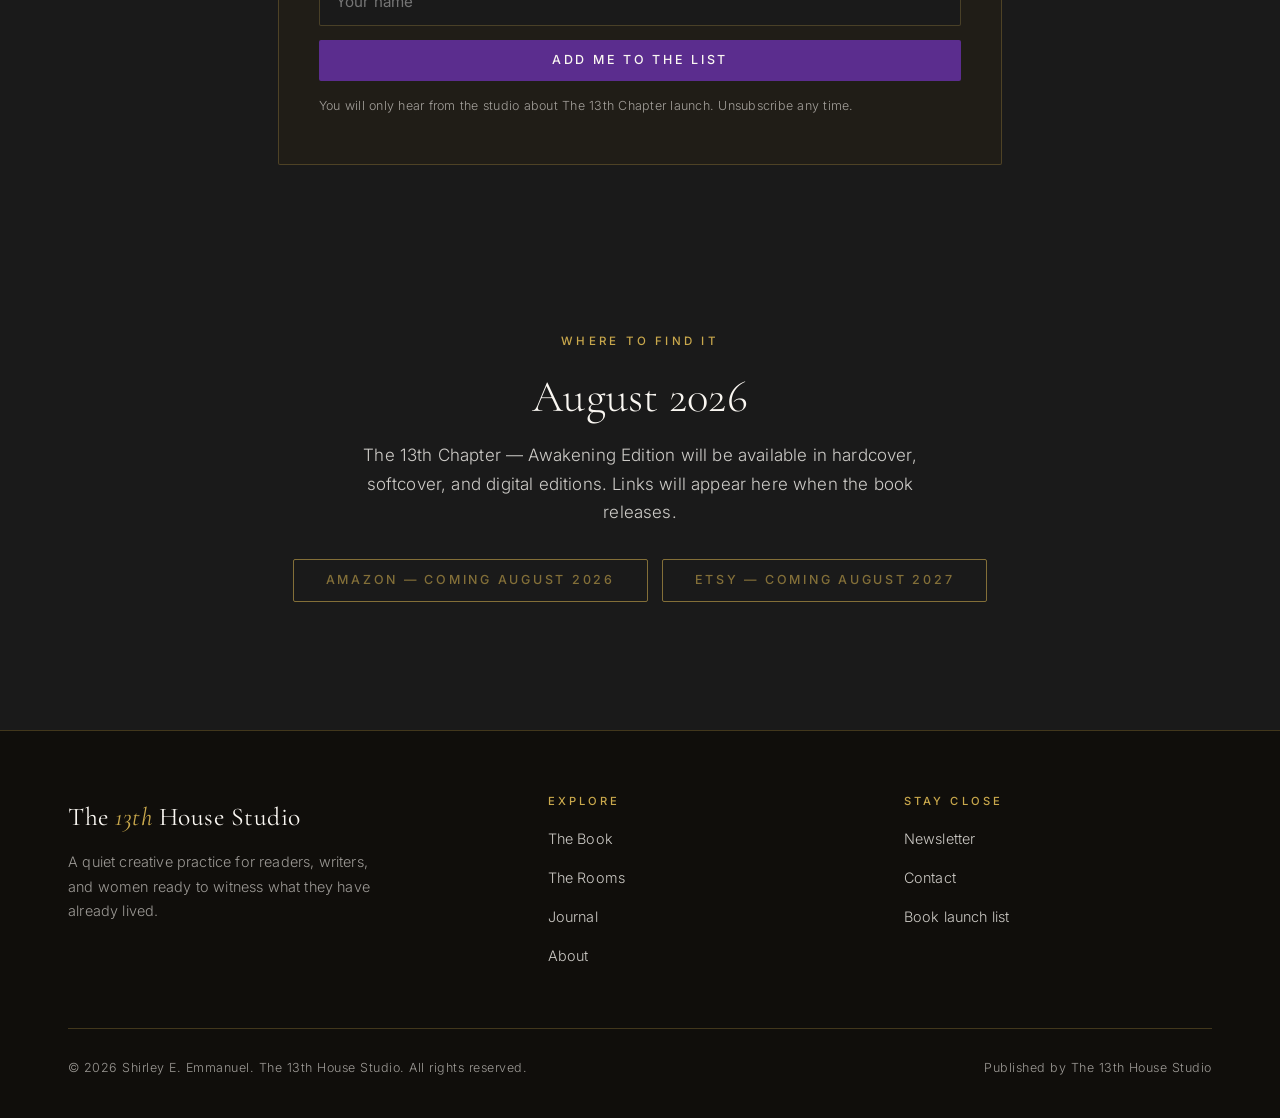
<file: book.html>
<!DOCTYPE html>
<html lang="en">
<head>
<meta charset="utf-8">
<meta name="viewport" content="width=device-width,initial-scale=1">
<title>The Book — The 13th House Studio</title>
<meta name="description" content="The 13th Chapter — Awakening Edition. A luxury guided reflection journal by Shirley E. Emmanuel. Published by The 13th House Studio. Launching August 2026.">
<meta name="theme-color" content="#1A1A1A">
<meta property="og:title" content="The Book — The 13th House Studio">
<meta property="og:description" content="The 13th Chapter — Awakening Edition. A luxury guided reflection journal by Shirley E. Emmanuel. Published by The 13th House Studio. Launching August 2026.">
<meta property="og:type" content="website">
<meta property="og:image" content="assets/og-image.svg">
<meta name="twitter:card" content="summary_large_image">
<link rel="icon" type="image/svg+xml" href="assets/favicon.svg">
<link rel="preconnect" href="https://fonts.googleapis.com">
<link rel="preconnect" href="https://fonts.gstatic.com" crossorigin>
<link href="https://fonts.googleapis.com/css2?family=Cormorant+Garamond:ital,wght@0,300;0,400;0,500;1,300;1,400&family=Inter:wght@300;400;500;600&display=swap" rel="stylesheet">
<link rel="stylesheet" href="assets/style.css">
</head>
<body>
<header class="site-header">
  <div class="nav">
    <a href="index.html" class="brand">The <span class="num">13th</span> House Studio</a>
    <button class="nav-toggle" aria-label="Menu" aria-expanded="false">Menu</button>
    <nav><ul class="nav-links">
          <li><a href="index.html">Home</a></li>
          <li><a href="book.html" class="active">The Book</a></li>
          <li><a href="rooms.html">The Rooms</a></li>
          <li><a href="about.html">About</a></li>
          <li><a href="journal.html">Journal</a></li>
          <li><a href="contact.html">Contact</a></li>
    </ul></nav>
  </div>
</header>
<main>
  <section class="container book-hero">
    <div class="book-cover">
      <div class="book-cover-top">
        <div class="edition">Awakening Edition · 2026</div>
        <div class="title">The <span class="num">13th</span> Chapter</div>
        <div class="subtitle">A Guided Reflection</div>
      </div>
      <div>
        <div class="author">Shirley E. Emmanuel</div>
        <div class="imprint">The 13th House Studio</div>
      </div>
    </div>
    <div>
      <span class="launch-date">Coming August 2026</span>
      <h1>The 13th Chapter</h1>
      <div class="subtitle-line">A Guided Reflection Through the Year You Already Lived — Awakening Edition</div>
      <p>You did not arrive here empty. You arrived carrying twelve months of gravity, of whispered decisions, of seasons that bent you and seasons that held. This is not a beginning. It is a harvesting — a slow, deliberate gathering of what the months left behind.</p>
      <ul class="book-meta-list">
        <li><span class="k">Edition</span><span>First — Awakening</span></li>
        <li><span class="k">Format</span><span>Hardcover / Softcover / Digital</span></li>
        <li><span class="k">Pages</span><span>Eighty-six pages of guided reflection</span></li>
        <li><span class="k">Published</span><span>The 13th House Studio</span></li>
        <li><span class="k">Launch</span><span>August 2027</span></li>
      </ul>
      <div class="actions">
        <a href="#notify" class="btn btn-primary">Notify me at launch</a>
        <a href="#amazon" class="btn btn-ghost" aria-disabled="true">Amazon — Coming August 2027</a>
      </div>
    </div>
  </section>

  <section class="compact">
    <div class="container-narrow">
      <div class="pullquote">The year already happened. This is where you finally meet it.</div>
    </div>
  </section>

  <section class="compact">
    <div class="container-narrow prose">
      <span class="eyebrow">From the back cover</span>
      <h2>What the book holds</h2>
      <p>The 13th Chapter is not a planner. It is not a forecast. It is a place to stand still long enough to name what already came.</p>
      <p>Structured across thirteen named months — beginning with <em>Awakening</em> and closing in <em>Restoration</em> — each chapter offers Begin and Return prompts designed to move you gently backward through a year you have already survived, already shaped, already left your fingerprints on. Eighty-six pages of guided reflection built for the woman who is ready to witness herself honestly, without performance.</p>
      <p>This is not a beginning. It is a harvesting — a slow, deliberate gathering of what the months left behind.</p>
      <p><strong>One year. Thirteen chapters. The evidence was always yours.</strong></p>
    </div>
  </section>

  <section class="compact">
    <div class="container-narrow">
      <div class="pullquote">Most journals ask you what you want. This one asks what you already have.</div>
    </div>
  </section>

  <section class="compact">
    <div class="container-narrow prose">
      <span class="eyebrow">The long read</span>
      <h2>A reckoning, not a planner</h2>
      <p>Most reflection tools ask you to project forward. This one asks you to turn around first — to face what happened with honesty, with care, and with the particular kind of courage that comes from someone who has already done the interior work and knows that naming a thing is the first real act of owning it.</p>
      <p>The journal moves through thirteen named months — Awakening, Rooting, Voice, Anchoring, Clarity, Surrender, Reflection, Courage, Abundance, Connection, Imprint, Release, and Restoration — each one a distinct emotional and interior territory. These are not themes imposed from the outside. They are the architecture of a full human year: the months when everything stirs without announcing itself, the months of deep rooting and earned stillness, the months that asked for courage with shaking hands and a full heart, and the months of release that made room for what came next.</p>
      <p>Within each chapter month, you will find two prompt frameworks: <em>Begin</em> and <em>Return</em>. Begin meets you at the threshold — what is present, what is stirring, what you are willing to look at. Return comes after time has passed, after the chapter has had a chance to settle into you. Together, they create a rhythm that mirrors how reflection actually works: not in a single sitting, but in layers, over time, with more available to you on the second look than you saw on the first.</p>
      <p>The writing inside these pages is spare and precise. It does not reach for metaphor or comfort. When the book speaks, it speaks plainly — because the work of noticing yourself honestly does not require decoration.</p>
    </div>
  </section>

  <section class="compact">
    <div class="container-narrow">
      <div class="pullquote">Structure that holds, not directs.</div>
    </div>
  </section>

  <section>
    <div class="container">
      <div class="text-center mb-4">
        <span class="eyebrow">Inside the book</span>
        <h2>Thirteen chapter months</h2>
        <p class="max-600 mt-2">An annual cycle beginning September 11 and closing September 10. A year of honest return.</p>
      </div>
      <div class="rooms-grid">
        <div class="room-card"><span class="num">Chapter 01</span><h3>Awakening</h3><p style="color:var(--gold);font-size:0.75rem;letter-spacing:0.2em;margin-bottom:12px;text-transform:uppercase;">Sept 11 – Oct 10</p><p>Everything is stirring but nothing has announced itself yet — the space between sleep and sight.</p></div>
        <div class="room-card"><span class="num">Chapter 02</span><h3>Rooting</h3><p style="color:var(--gold);font-size:0.75rem;letter-spacing:0.2em;margin-bottom:12px;text-transform:uppercase;">Oct 11 – Nov 9</p><p>The season of deep rooting and earned stillness. What held you when nothing else could.</p></div>
        <div class="room-card"><span class="num">Chapter 03</span><h3>Voice</h3><p style="color:var(--gold);font-size:0.75rem;letter-spacing:0.2em;margin-bottom:12px;text-transform:uppercase;">Nov 10 – Dec 9</p><p>The month the interior becomes audible. What did you finally say, and to whom?</p></div>
        <div class="room-card"><span class="num">Chapter 04</span><h3>Anchoring</h3><p style="color:var(--gold);font-size:0.75rem;letter-spacing:0.2em;margin-bottom:12px;text-transform:uppercase;">Dec 10 – Jan 8</p><p>The quietest stretch of the year. You stop decorating the house and walk down to the basement.</p></div>
        <div class="room-card"><span class="num">Chapter 05</span><h3>Clarity</h3><p style="color:var(--gold);font-size:0.75rem;letter-spacing:0.2em;margin-bottom:12px;text-transform:uppercase;">Jan 9 – Feb 7</p><p>The coldest part of the year strips everything down to what is visible.</p></div>
        <div class="room-card"><span class="num">Chapter 06</span><h3>Surrender</h3><p style="color:var(--gold);font-size:0.75rem;letter-spacing:0.2em;margin-bottom:12px;text-transform:uppercase;">Feb 8 – Mar 9</p><p>What you stopped carrying. The grace of an unclenched hand.</p></div>
        <div class="room-card"><span class="num">Chapter 07</span><h3>Reflection</h3><p style="color:var(--gold);font-size:0.75rem;letter-spacing:0.2em;margin-bottom:12px;text-transform:uppercase;">Mar 10 – Apr 8</p><p>A mirror month. The light returns and you finally see what spring has been quietly arranging.</p></div>
        <div class="room-card"><span class="num">Chapter 08</span><h3>Courage</h3><p style="color:var(--gold);font-size:0.75rem;letter-spacing:0.2em;margin-bottom:12px;text-transform:uppercase;">Apr 9 – May 8</p><p>The month that asked for courage with shaking hands and a full heart.</p></div>
        <div class="room-card"><span class="num">Chapter 09</span><h3>Abundance</h3><p style="color:var(--gold);font-size:0.75rem;letter-spacing:0.2em;margin-bottom:12px;text-transform:uppercase;">May 9 – Jun 7</p><p>The longest days. Recognizing what has been piling up while you were not counting.</p></div>
        <div class="room-card"><span class="num">Chapter 10</span><h3>Connection</h3><p style="color:var(--gold);font-size:0.75rem;letter-spacing:0.2em;margin-bottom:12px;text-transform:uppercase;">Jun 8 – Jul 7</p><p>The question turns outward. Honesty, not closeness — the kind where you stop performing.</p></div>
        <div class="room-card"><span class="num">Chapter 11</span><h3>Imprint</h3><p style="color:var(--gold);font-size:0.75rem;letter-spacing:0.2em;margin-bottom:12px;text-transform:uppercase;">Jul 8 – Aug 6</p><p>What you leave in the rooms after you have left them. The shape of you in the world.</p></div>
        <div class="room-card"><span class="num">Chapter 12</span><h3>Release</h3><p style="color:var(--gold);font-size:0.75rem;letter-spacing:0.2em;margin-bottom:12px;text-transform:uppercase;">Aug 7 – Sept 5</p><p>The months of release that make room for what comes next.</p></div>
        <div class="room-card"><span class="num">Chapter 13</span><h3>Restoration</h3><p style="color:var(--gold);font-size:0.75rem;letter-spacing:0.2em;margin-bottom:12px;text-transform:uppercase;">Sept 6 – Sept 10</p><p>Five days. The year ends not with a bang — but with a breath.</p></div>
      </div>
    </div>
  </section>

  <section class="compact">
    <div class="container-narrow">
      <div class="pullquote">Every page that follows belongs to you — not as instruction, but as evidence.</div>
    </div>
  </section>

  <section id="notify">
    <div class="container-narrow">
      <div class="form-card">
        <span class="eyebrow">The launch list</span>
        <h3>Be the first to know</h3>
        <p class="sub">The Awakening Edition releases in August 2027. Leave your email and we will write to you the day pre-orders open. No other messages — only the one that matters.</p>
        <form class="capture-form" data-source="book-notify" novalidate>
          <div class="form-field">
            <label for="bn-email">Email</label>
            <input id="bn-email" type="email" name="email" placeholder="your@email.com" required>
          </div>
          <div class="form-field">
            <label for="bn-name">Name (optional)</label>
            <input id="bn-name" type="text" name="name" placeholder="Your name">
          </div>
          <button type="submit" class="btn btn-primary btn-block">Add me to the list</button>
          <div class="form-note">You will only hear from the studio about The 13th Chapter launch. Unsubscribe any time.</div>
          <div class="form-status" role="status" aria-live="polite"></div>
        </form>
      </div>
    </div>
  </section>

  <section id="amazon" class="compact">
    <div class="container-narrow text-center">
      <span class="eyebrow">Where to find it</span>
      <h2>August 2026</h2>
      <p class="max-600 mt-2">The 13th Chapter — Awakening Edition will be available in hardcover, softcover, and digital editions. Links will appear here when the book releases.</p>
      <div class="actions mt-4" style="justify-content:center;display:flex;gap:14px;flex-wrap:wrap;">
        <span class="btn btn-ghost" style="pointer-events:none;opacity:0.6;">Amazon — Coming August 2026</span>
        <span class="btn btn-ghost" style="pointer-events:none;opacity:0.6;">Etsy — Coming August 2027</span>
      </div>
    </div>
  </section>
</main>
<footer class="site-footer">
  <div class="container">
    <div class="footer-grid">
      <div class="footer-brand">
        <a href="index.html" class="brand">The <span class="num">13th</span> House Studio</a>
        <p>A quiet creative practice for readers, writers, and women ready to witness what they have already lived.</p>
      </div>
      <div class="footer-col"><h4>Explore</h4><ul>
        <li><a href="book.html">The Book</a></li>
        <li><a href="rooms.html">The Rooms</a></li>
        <li><a href="journal.html">Journal</a></li>
        <li><a href="about.html">About</a></li>
      </ul></div>
      <div class="footer-col"><h4>Stay close</h4><ul>
        <li><a href="contact.html">Newsletter</a></li>
        <li><a href="contact.html">Contact</a></li>
        <li><a href="book.html#notify">Book launch list</a></li>
      </ul></div>
    </div>
    <div class="footer-bottom">
      <span>&copy; 2026 Shirley E. Emmanuel. The 13th House Studio. All rights reserved.</span>
      <span>Published by The 13th House Studio</span>
    </div>
  </div>
</footer>
<script src="assets/app.js" defer></script>
</body></html>
</file>
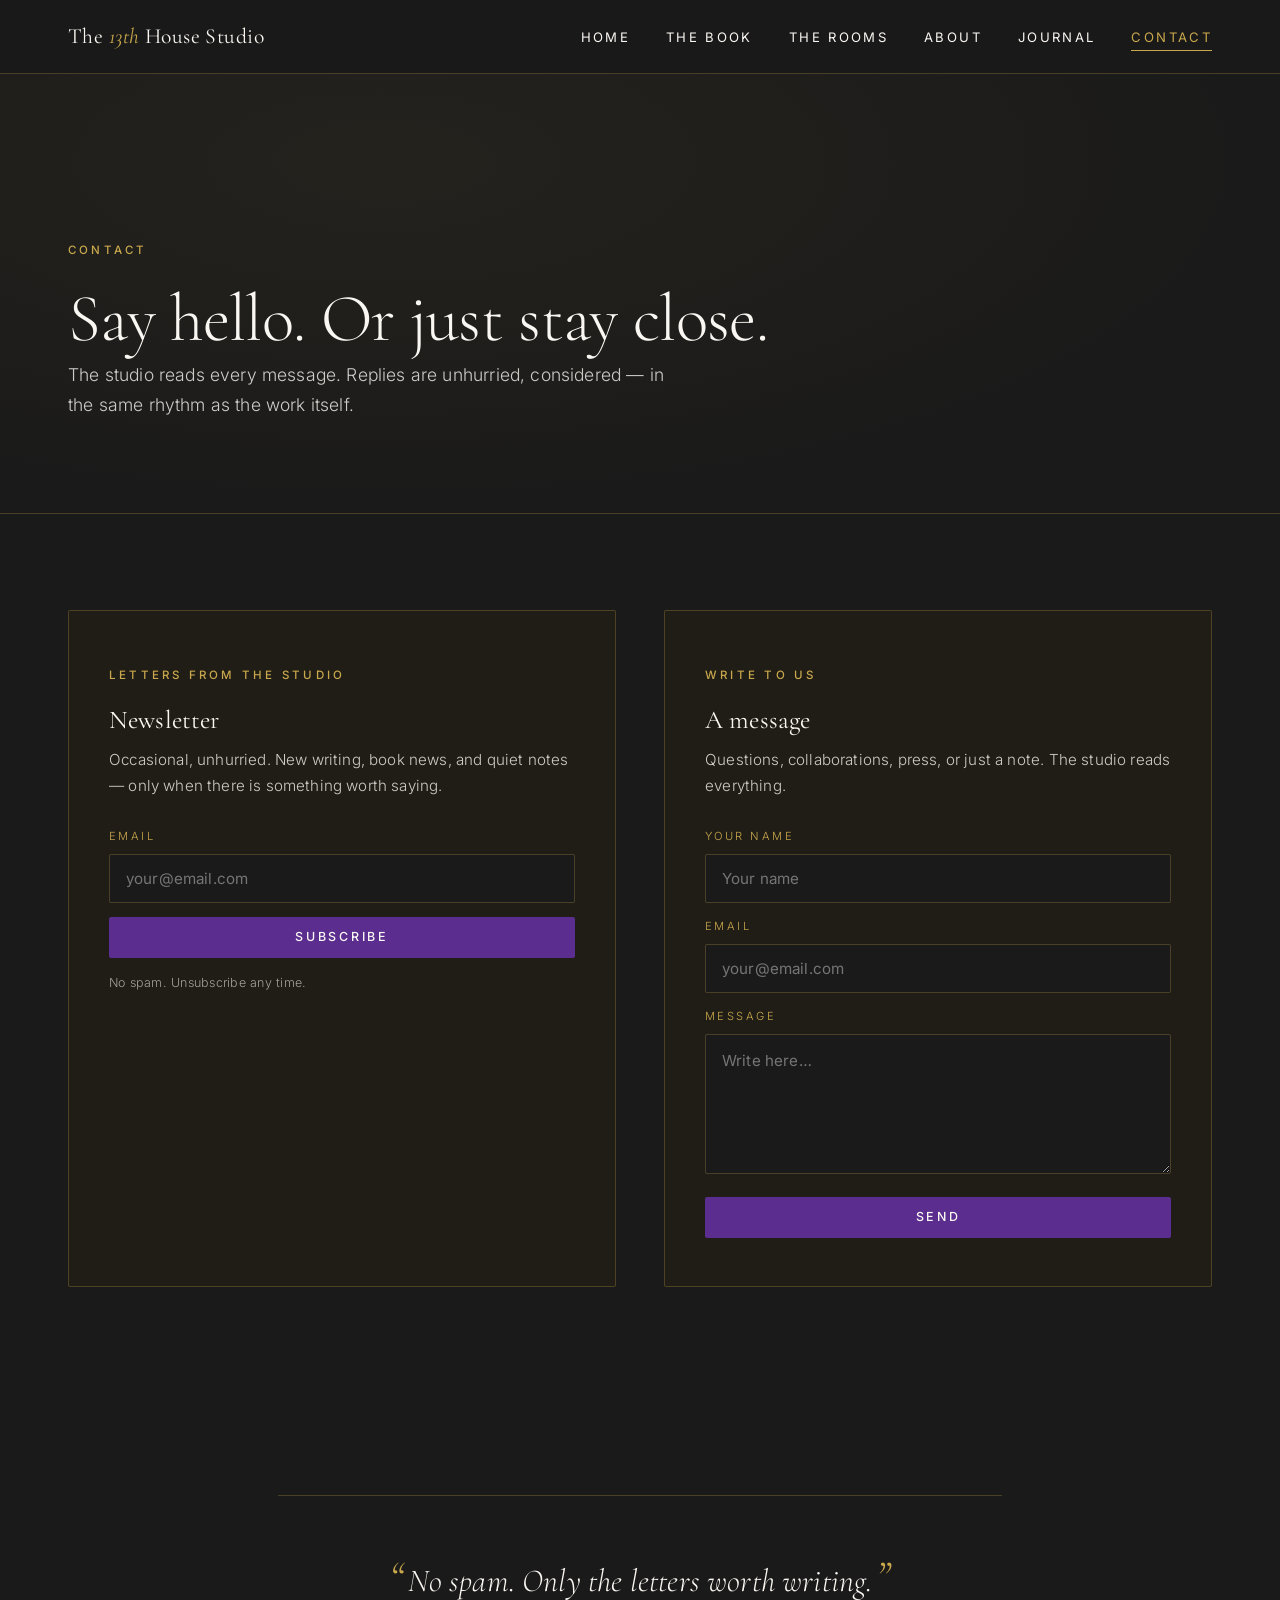
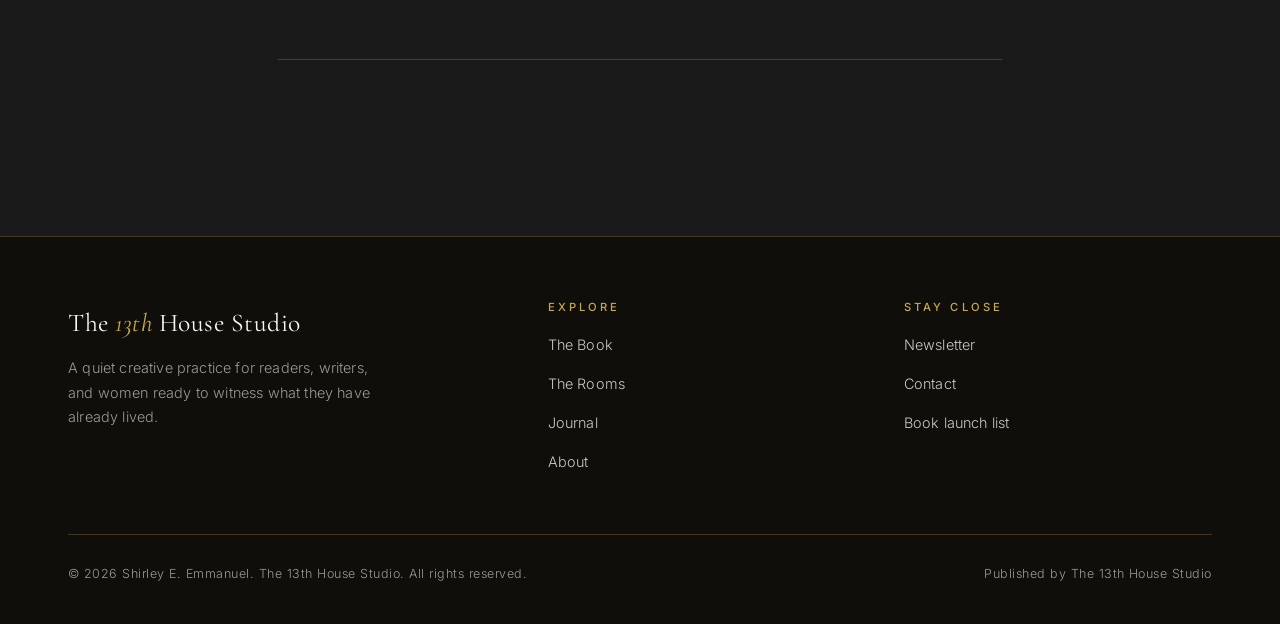
<file: contact.html>
<!DOCTYPE html><html lang="en"><head><meta charset="utf-8"><meta name="viewport" content="width=device-width,initial-scale=1"><title>Contact — The 13th House Studio</title><meta name="description" content="Write to The 13th House Studio. Subscribe to letters from Shirley E. Emmanuel. Or say hello."><meta name="theme-color" content="#1A1A1A"><meta property="og:title" content="Contact — The 13th House Studio"><meta property="og:description" content="Write to The 13th House Studio. Subscribe to letters from Shirley E. Emmanuel. Or say hello."><meta property="og:type" content="website"><meta property="og:image" content="assets/og-image.svg"><meta name="twitter:card" content="summary_large_image"><link rel="icon" type="image/svg+xml" href="assets/favicon.svg"><link rel="preconnect" href="https://fonts.googleapis.com"><link rel="preconnect" href="https://fonts.gstatic.com" crossorigin><link href="https://fonts.googleapis.com/css2?family=Cormorant+Garamond:ital,wght@0,300;0,400;0,500;1,300;1,400&family=Inter:wght@300;400;500;600&display=swap" rel="stylesheet"><link rel="stylesheet" href="assets/style.css"></head><body>
<header class="site-header"><div class="nav"><a href="index.html" class="brand">The <span class="num">13th</span> House Studio</a><button class="nav-toggle" aria-label="Menu">Menu</button><nav><ul class="nav-links"><li><a href="index.html">Home</a></li><li><a href="book.html">The Book</a></li><li><a href="rooms.html">The Rooms</a></li><li><a href="about.html">About</a></li><li><a href="journal.html">Journal</a></li><li><a href="contact.html" class="active">Contact</a></li></ul></nav></div></header>
<main>
  <section class="page-hero"><div class="container">
    <span class="eyebrow">Contact</span>
    <h1>Say hello. Or just stay close.</h1>
    <p>The studio reads every message. Replies are unhurried, considered — in the same rhythm as the work itself.</p>
  </div></section>

  <section>
    <div class="container">
      <div class="two-col">
        <div class="form-card">
          <span class="eyebrow">Letters from the studio</span>
          <h3>Newsletter</h3>
          <p class="sub">Occasional, unhurried. New writing, book news, and quiet notes — only when there is something worth saying.</p>
          <form class="capture-form" data-source="newsletter" novalidate>
            <div class="form-field">
              <label for="nl-email">Email</label>
              <input id="nl-email" type="email" name="email" placeholder="your@email.com" required>
            </div>
            <button type="submit" class="btn btn-primary btn-block">Subscribe</button>
            <div class="form-note">No spam. Unsubscribe any time.</div>
            <div class="form-status" role="status" aria-live="polite"></div>
          </form>
        </div>

        <div class="form-card">
          <span class="eyebrow">Write to us</span>
          <h3>A message</h3>
          <p class="sub">Questions, collaborations, press, or just a note. The studio reads everything.</p>
          <form class="capture-form" data-source="contact" novalidate>
            <div class="form-field">
              <label for="ct-name">Your name</label>
              <input id="ct-name" type="text" name="name" placeholder="Your name">
            </div>
            <div class="form-field">
              <label for="ct-email">Email</label>
              <input id="ct-email" type="email" name="email" placeholder="your@email.com" required>
            </div>
            <div class="form-field">
              <label for="ct-message">Message</label>
              <textarea id="ct-message" name="message" placeholder="Write here…" required></textarea>
            </div>
            <button type="submit" class="btn btn-primary btn-block">Send</button>
            <div class="form-status" role="status" aria-live="polite"></div>
          </form>
        </div>
      </div>
    </div>
  </section>

  <section class="compact">
    <div class="container-narrow">
      <div class="pullquote">No spam. Only the letters worth writing.</div>
    </div>
  </section>
</main>
<footer class="site-footer"><div class="container"><div class="footer-grid"><div class="footer-brand"><a href="index.html" class="brand">The <span class="num">13th</span> House Studio</a><p>A quiet creative practice for readers, writers, and women ready to witness what they have already lived.</p></div><div class="footer-col"><h4>Explore</h4><ul><li><a href="book.html">The Book</a></li><li><a href="rooms.html">The Rooms</a></li><li><a href="journal.html">Journal</a></li><li><a href="about.html">About</a></li></ul></div><div class="footer-col"><h4>Stay close</h4><ul><li><a href="contact.html">Newsletter</a></li><li><a href="contact.html">Contact</a></li><li><a href="book.html#notify">Book launch list</a></li></ul></div></div><div class="footer-bottom"><span>&copy; 2026 Shirley E. Emmanuel. The 13th House Studio. All rights reserved.</span><span>Published by The 13th House Studio</span></div></div></footer><script src="assets/app.js" defer></script></body></html>
</file>
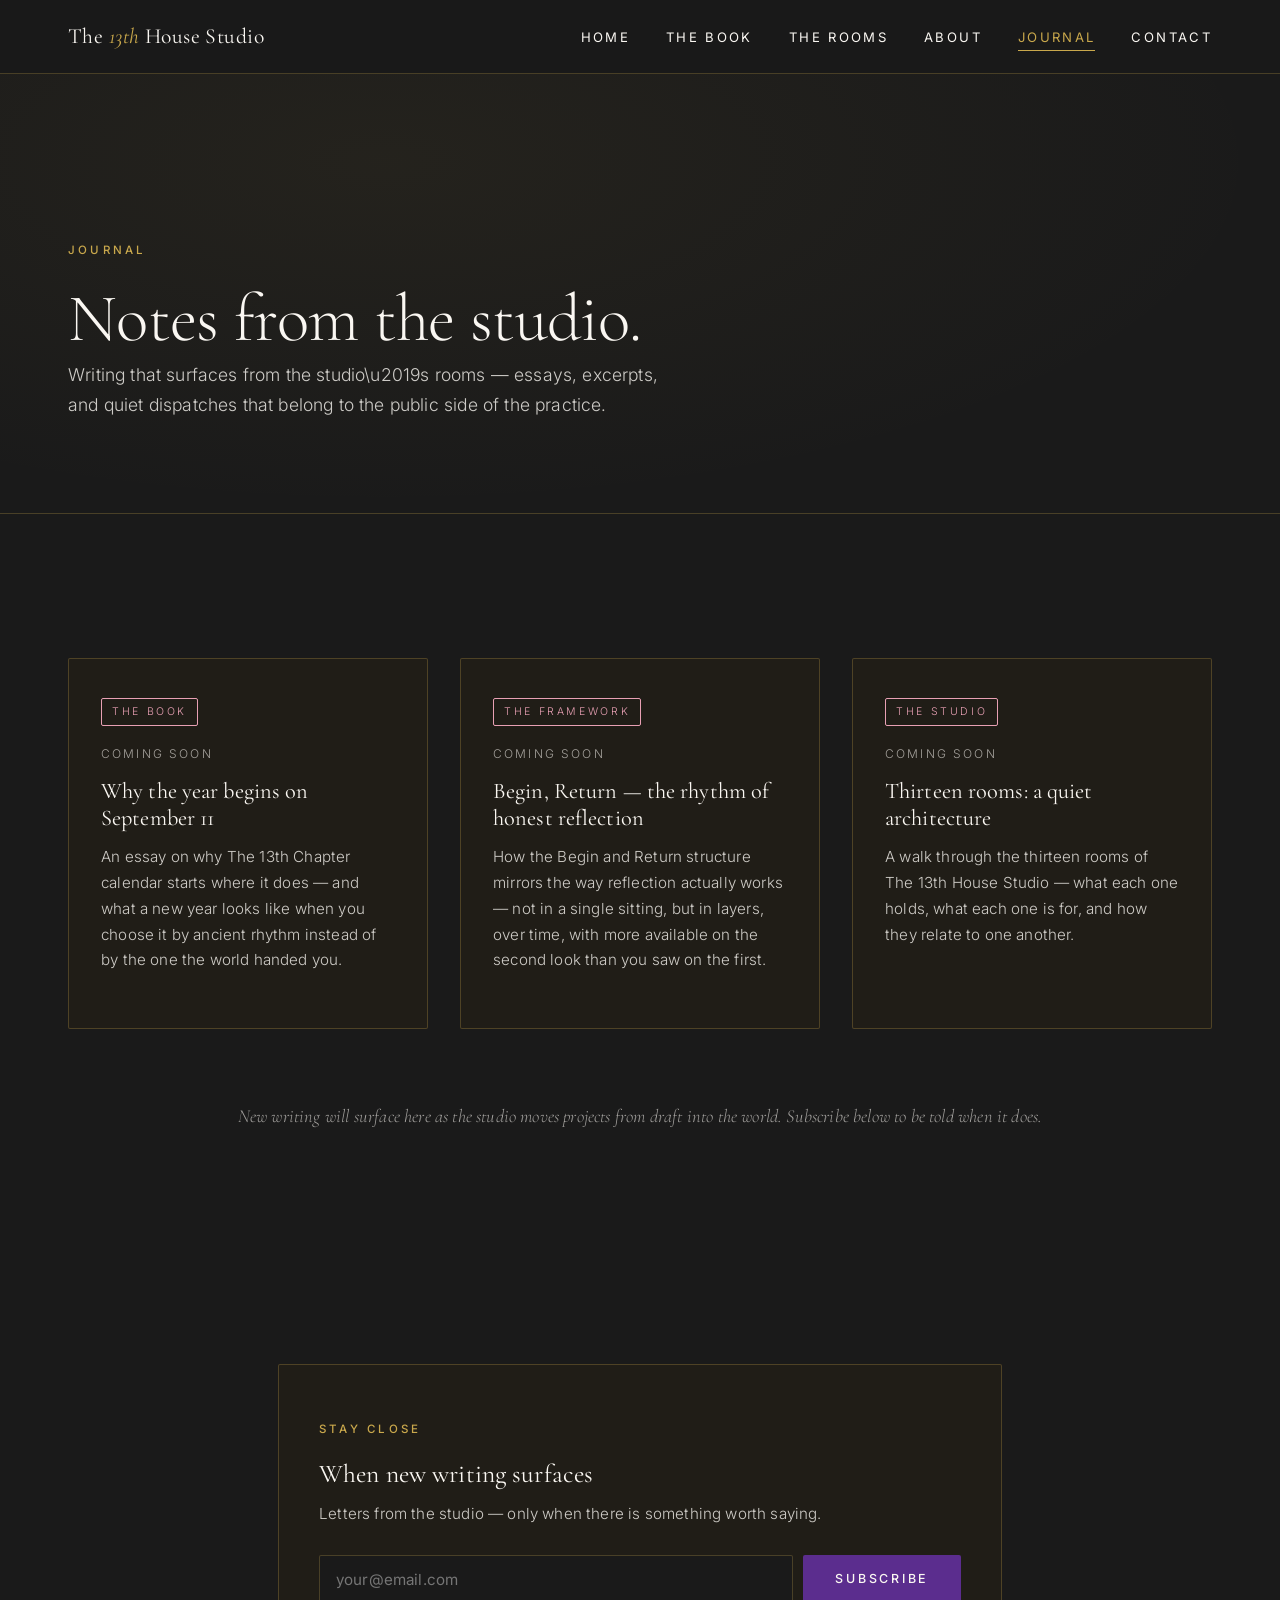
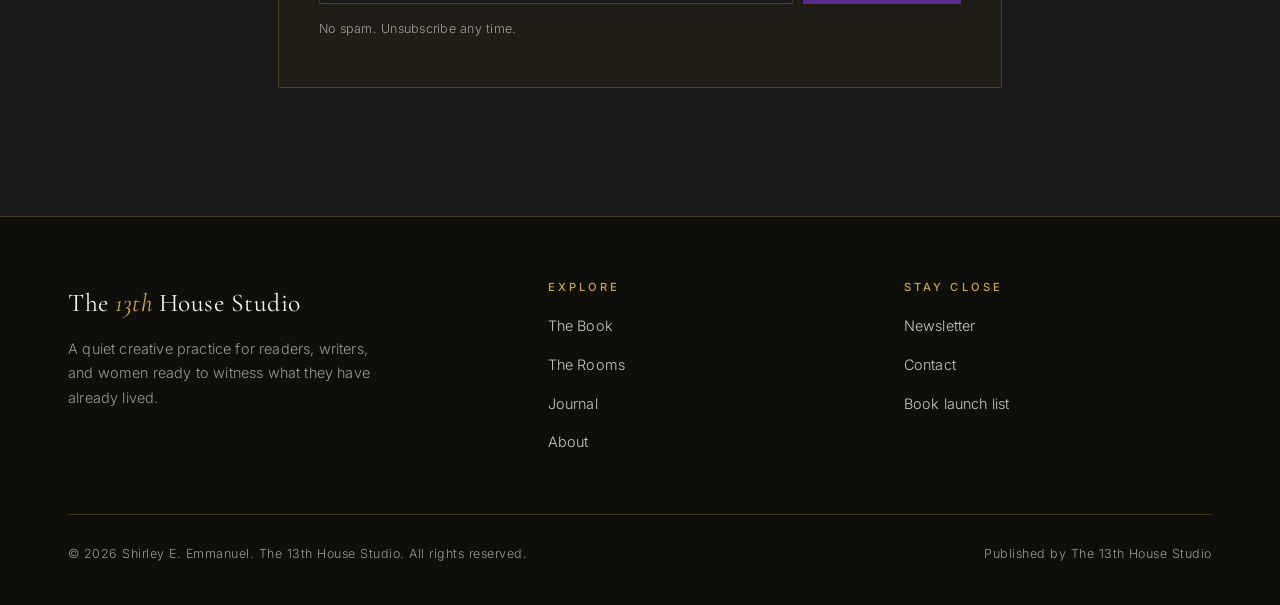
<file: journal.html>
<!DOCTYPE html><html lang="en"><head><meta charset="utf-8"><meta name="viewport" content="width=device-width,initial-scale=1"><title>Journal — The 13th House Studio</title><meta name="description" content="Writing and notes from The 13th House Studio. Seasonal essays, book excerpts, and quiet notes from Shirley E. Emmanuel."><meta name="theme-color" content="#1A1A1A"><meta property="og:title" content="Journal — The 13th House Studio"><meta property="og:description" content="Writing and notes from The 13th House Studio. Seasonal essays, book excerpts, and quiet notes from Shirley E. Emmanuel."><meta property="og:type" content="website"><meta property="og:image" content="assets/og-image.svg"><meta name="twitter:card" content="summary_large_image"><link rel="icon" type="image/svg+xml" href="assets/favicon.svg"><link rel="preconnect" href="https://fonts.googleapis.com"><link rel="preconnect" href="https://fonts.gstatic.com" crossorigin><link href="https://fonts.googleapis.com/css2?family=Cormorant+Garamond:ital,wght@0,300;0,400;0,500;1,300;1,400&family=Inter:wght@300;400;500;600&display=swap" rel="stylesheet"><link rel="stylesheet" href="assets/style.css"></head><body>
<header class="site-header"><div class="nav"><a href="index.html" class="brand">The <span class="num">13th</span> House Studio</a><button class="nav-toggle" aria-label="Menu">Menu</button><nav><ul class="nav-links"><li><a href="index.html">Home</a></li><li><a href="book.html">The Book</a></li><li><a href="rooms.html">The Rooms</a></li><li><a href="about.html">About</a></li><li><a href="journal.html" class="active">Journal</a></li><li><a href="contact.html">Contact</a></li></ul></nav></div></header>
<main>
  <section class="page-hero"><div class="container">
    <span class="eyebrow">Journal</span>
    <h1>Notes from the studio.</h1>
    <p>Writing that surfaces from the studio\u2019s rooms — essays, excerpts, and quiet dispatches that belong to the public side of the practice.</p>
  </div></section>

  <section>
    <div class="container">
      <div class="journal-grid">
        <article class="journal-entry">
          <span class="tag">The Book</span>
          <div class="date">Coming Soon</div>
          <h3>Why the year begins on September 11</h3>
          <p>An essay on why The 13th Chapter calendar starts where it does — and what a new year looks like when you choose it by ancient rhythm instead of by the one the world handed you.</p>
        </article>
        <article class="journal-entry">
          <span class="tag">The Framework</span>
          <div class="date">Coming Soon</div>
          <h3>Begin, Return — the rhythm of honest reflection</h3>
          <p>How the Begin and Return structure mirrors the way reflection actually works — not in a single sitting, but in layers, over time, with more available on the second look than you saw on the first.</p>
        </article>
        <article class="journal-entry">
          <span class="tag">The Studio</span>
          <div class="date">Coming Soon</div>
          <h3>Thirteen rooms: a quiet architecture</h3>
          <p>A walk through the thirteen rooms of The 13th House Studio — what each one holds, what each one is for, and how they relate to one another.</p>
        </article>
      </div>
      <div class="empty-state">
        New writing will surface here as the studio moves projects from <em>draft</em> into the world. Subscribe below to be told when it does.
      </div>
    </div>
  </section>

  <section class="compact">
    <div class="container-narrow">
      <div class="form-card">
        <span class="eyebrow">Stay close</span>
        <h3>When new writing surfaces</h3>
        <p class="sub">Letters from the studio — only when there is something worth saying.</p>
        <form class="capture-form" data-source="newsletter" novalidate>
          <div class="form-row">
            <input type="email" name="email" placeholder="your@email.com" required aria-label="Email address">
            <button type="submit" class="btn btn-primary">Subscribe</button>
          </div>
          <div class="form-note">No spam. Unsubscribe any time.</div>
          <div class="form-status" role="status" aria-live="polite"></div>
        </form>
      </div>
    </div>
  </section>
</main>
<footer class="site-footer"><div class="container"><div class="footer-grid"><div class="footer-brand"><a href="index.html" class="brand">The <span class="num">13th</span> House Studio</a><p>A quiet creative practice for readers, writers, and women ready to witness what they have already lived.</p></div><div class="footer-col"><h4>Explore</h4><ul><li><a href="book.html">The Book</a></li><li><a href="rooms.html">The Rooms</a></li><li><a href="journal.html">Journal</a></li><li><a href="about.html">About</a></li></ul></div><div class="footer-col"><h4>Stay close</h4><ul><li><a href="contact.html">Newsletter</a></li><li><a href="contact.html">Contact</a></li><li><a href="book.html#notify">Book launch list</a></li></ul></div></div><div class="footer-bottom"><span>&copy; 2026 Shirley E. Emmanuel. The 13th House Studio. All rights reserved.</span><span>Published by The 13th House Studio</span></div></div></footer><script src="assets/app.js" defer></script></body></html>
</file>
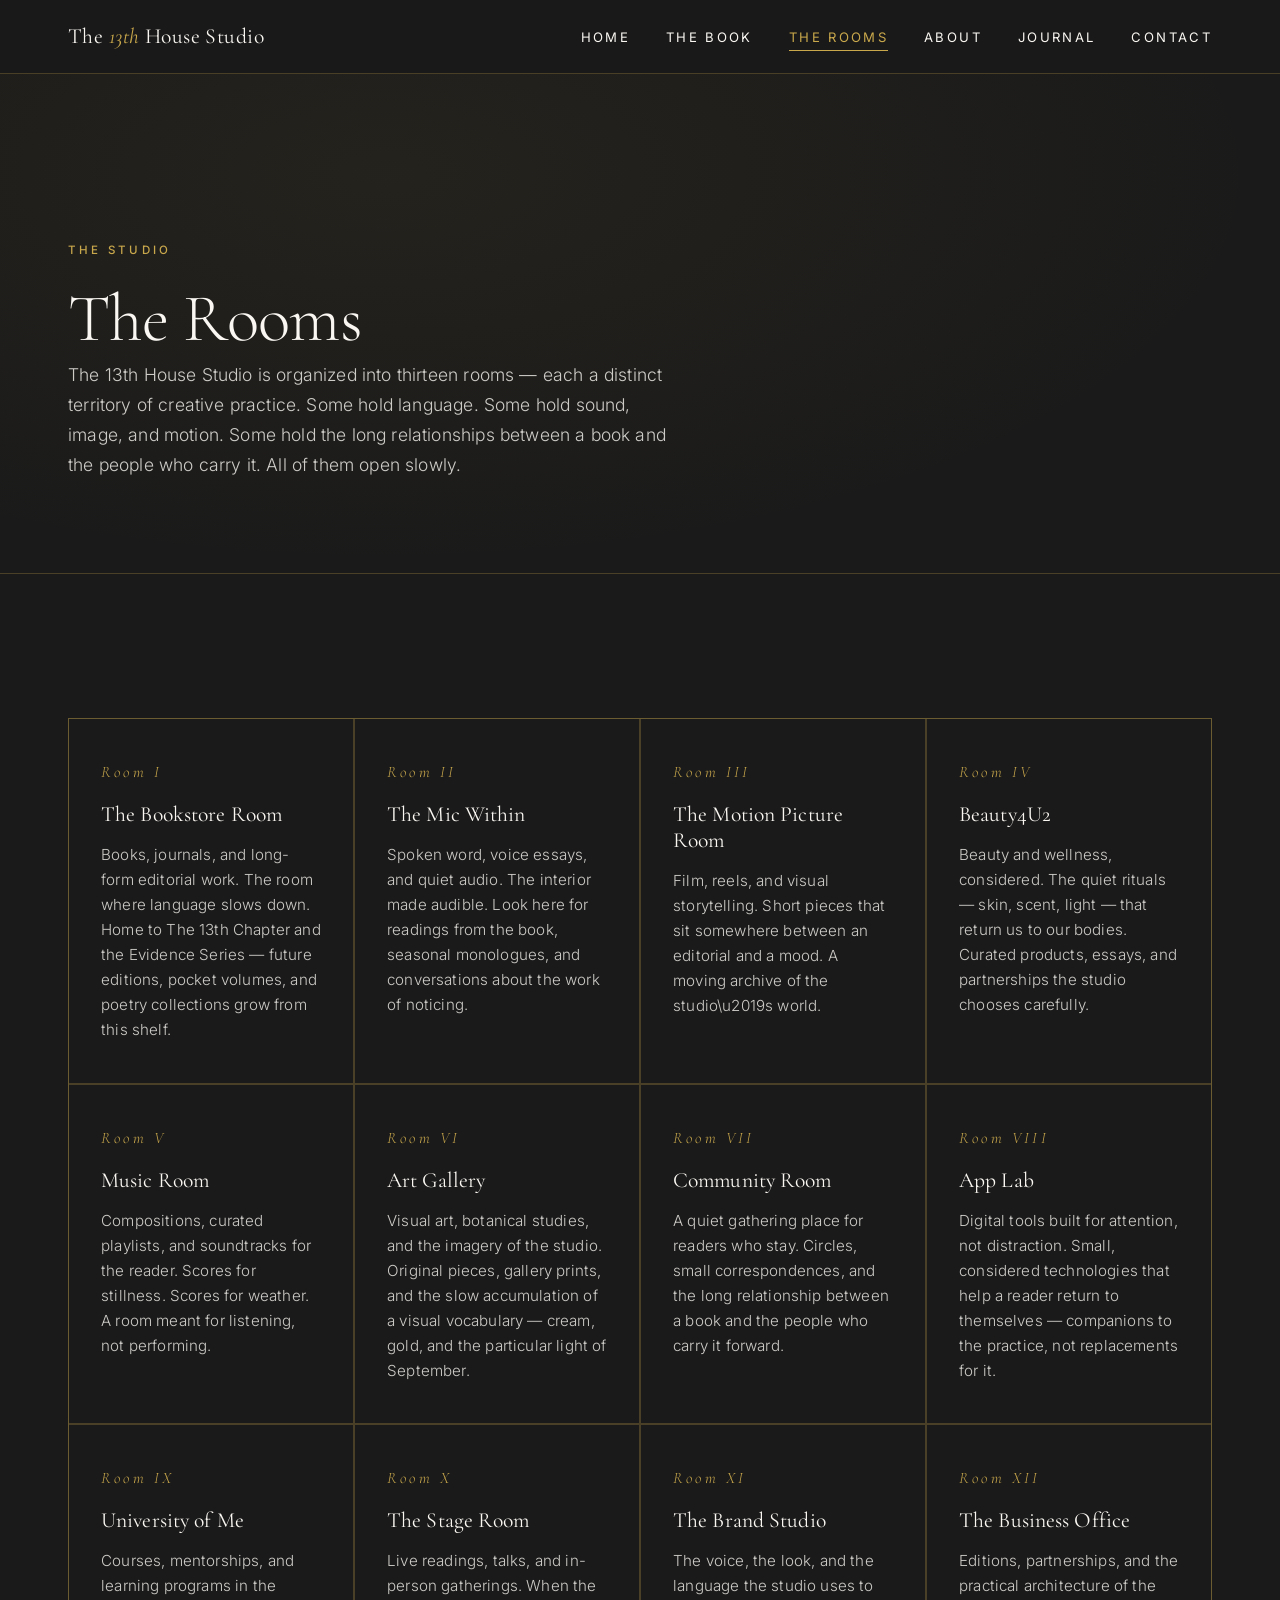
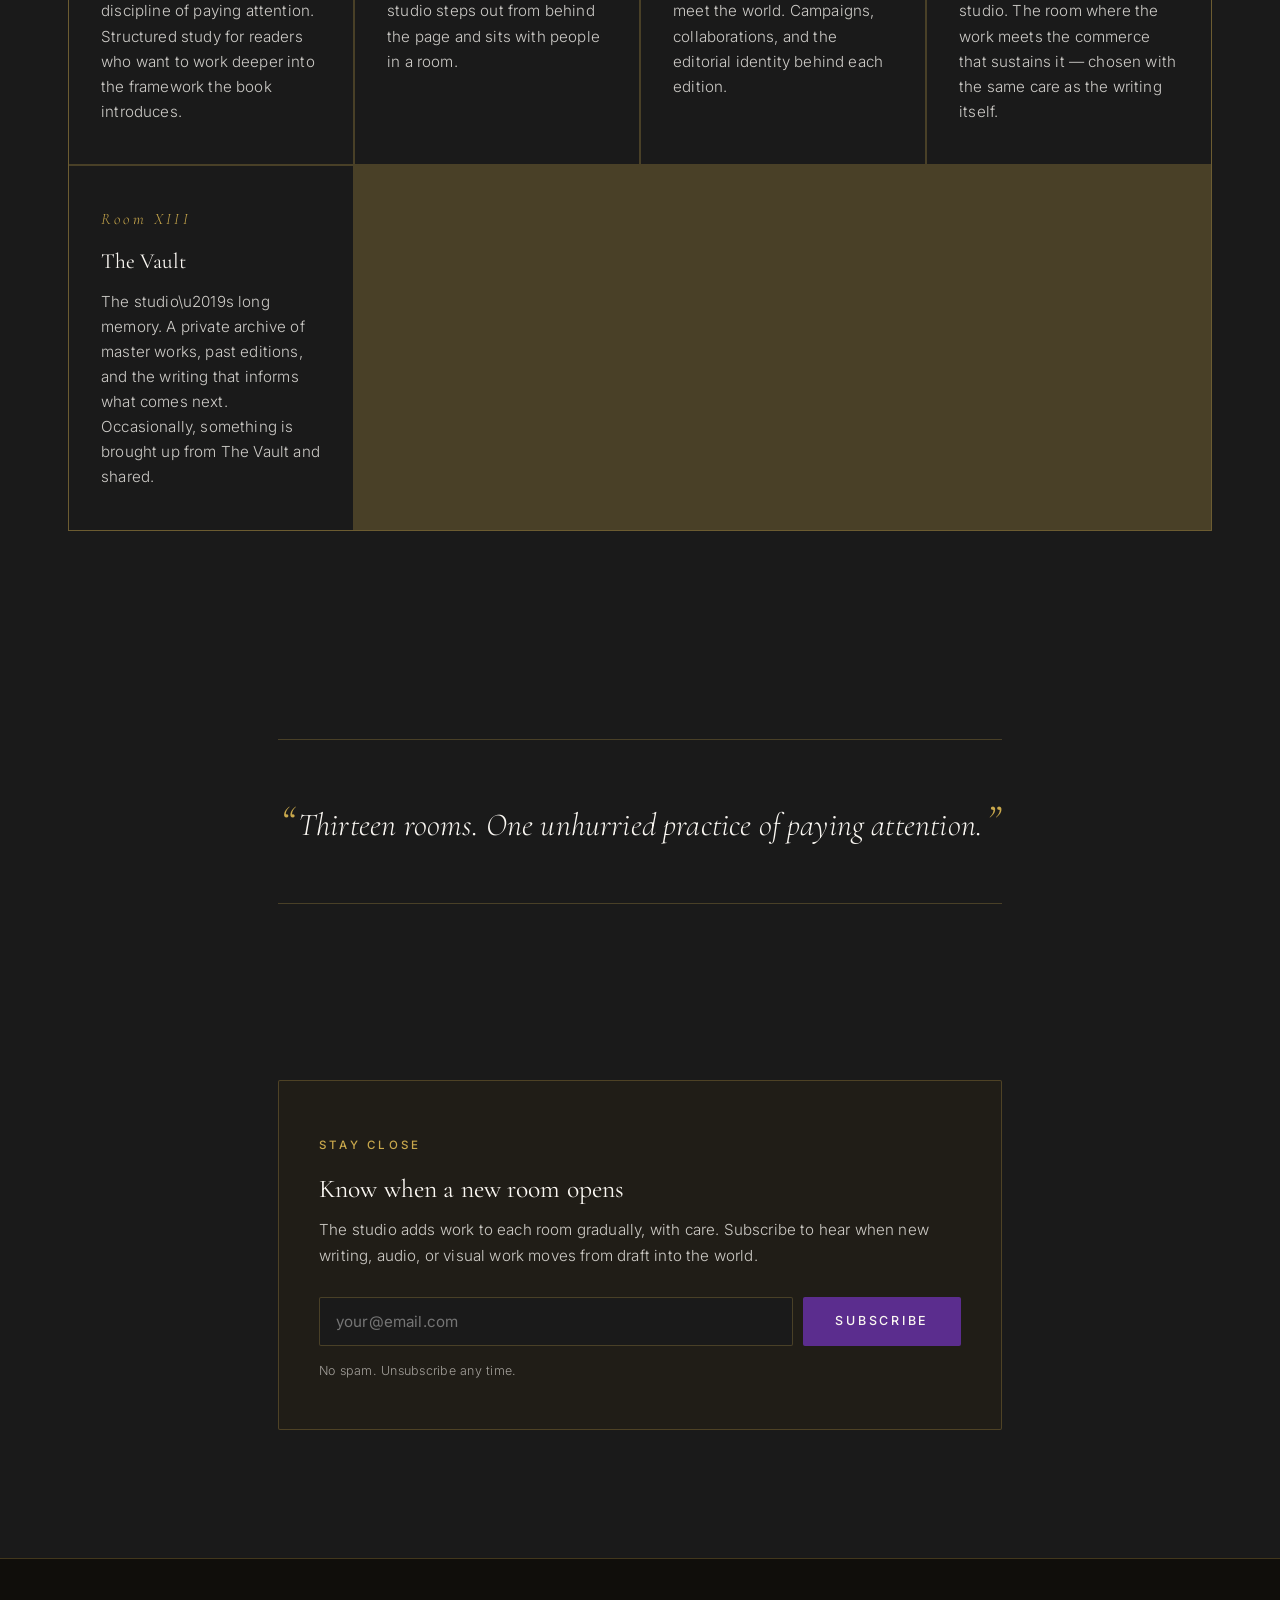
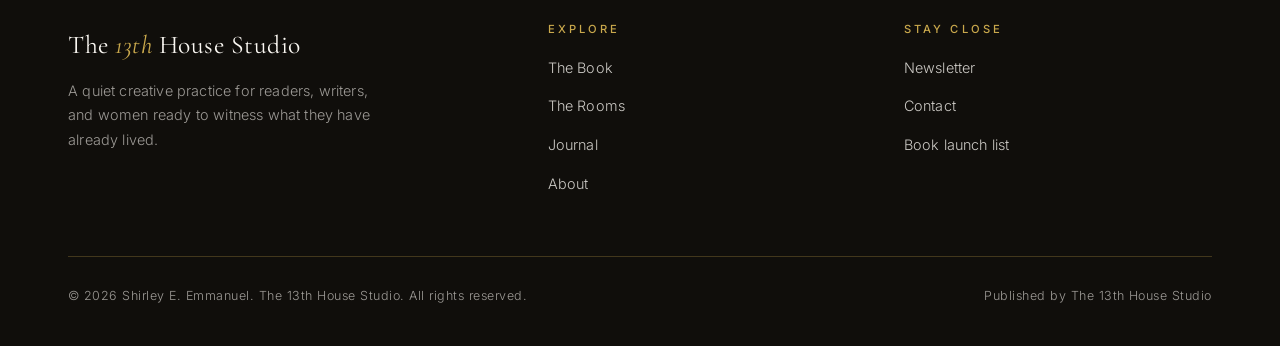
<file: rooms.html>
<!DOCTYPE html><html lang="en"><head><meta charset="utf-8"><meta name="viewport" content="width=device-width,initial-scale=1"><title>The Rooms — The 13th House Studio</title><meta name="description" content="Thirteen rooms inside The 13th House Studio. A public overview of the studio\u2019s creative territories — from The Bookstore Room to The Vault."><meta name="theme-color" content="#1A1A1A"><meta property="og:title" content="The Rooms — The 13th House Studio"><meta property="og:description" content="Thirteen rooms inside The 13th House Studio. A public overview of the studio\u2019s creative territories — from The Bookstore Room to The Vault."><meta property="og:type" content="website"><meta property="og:image" content="assets/og-image.svg"><meta name="twitter:card" content="summary_large_image"><link rel="icon" type="image/svg+xml" href="assets/favicon.svg"><link rel="preconnect" href="https://fonts.googleapis.com"><link rel="preconnect" href="https://fonts.gstatic.com" crossorigin><link href="https://fonts.googleapis.com/css2?family=Cormorant+Garamond:ital,wght@0,300;0,400;0,500;1,300;1,400&family=Inter:wght@300;400;500;600&display=swap" rel="stylesheet"><link rel="stylesheet" href="assets/style.css"></head><body>
<header class="site-header"><div class="nav"><a href="index.html" class="brand">The <span class="num">13th</span> House Studio</a><button class="nav-toggle" aria-label="Menu">Menu</button><nav><ul class="nav-links"><li><a href="index.html">Home</a></li><li><a href="book.html">The Book</a></li><li><a href="rooms.html" class="active">The Rooms</a></li><li><a href="about.html">About</a></li><li><a href="journal.html">Journal</a></li><li><a href="contact.html">Contact</a></li></ul></nav></div></header>
<main>
  <section class="page-hero"><div class="container">
    <span class="eyebrow">The Studio</span>
    <h1>The Rooms</h1>
    <p>The 13th House Studio is organized into thirteen rooms — each a distinct territory of creative practice. Some hold language. Some hold sound, image, and motion. Some hold the long relationships between a book and the people who carry it. All of them open slowly.</p>
  </div></section>

  <section>
    <div class="container">
      <div class="rooms-grid">
        <div class="room-card"><span class="num">Room I</span><h3>The Bookstore Room</h3><p>Books, journals, and long-form editorial work. The room where language slows down. Home to The 13th Chapter and the Evidence Series — future editions, pocket volumes, and poetry collections grow from this shelf.</p></div>
        <div class="room-card"><span class="num">Room II</span><h3>The Mic Within</h3><p>Spoken word, voice essays, and quiet audio. The interior made audible. Look here for readings from the book, seasonal monologues, and conversations about the work of noticing.</p></div>
        <div class="room-card"><span class="num">Room III</span><h3>The Motion Picture Room</h3><p>Film, reels, and visual storytelling. Short pieces that sit somewhere between an editorial and a mood. A moving archive of the studio\u2019s world.</p></div>
        <div class="room-card"><span class="num">Room IV</span><h3>Beauty4U2</h3><p>Beauty and wellness, considered. The quiet rituals — skin, scent, light — that return us to our bodies. Curated products, essays, and partnerships the studio chooses carefully.</p></div>
        <div class="room-card"><span class="num">Room V</span><h3>Music Room</h3><p>Compositions, curated playlists, and soundtracks for the reader. Scores for stillness. Scores for weather. A room meant for listening, not performing.</p></div>
        <div class="room-card"><span class="num">Room VI</span><h3>Art Gallery</h3><p>Visual art, botanical studies, and the imagery of the studio. Original pieces, gallery prints, and the slow accumulation of a visual vocabulary — cream, gold, and the particular light of September.</p></div>
        <div class="room-card"><span class="num">Room VII</span><h3>Community Room</h3><p>A quiet gathering place for readers who stay. Circles, small correspondences, and the long relationship between a book and the people who carry it forward.</p></div>
        <div class="room-card"><span class="num">Room VIII</span><h3>App Lab</h3><p>Digital tools built for attention, not distraction. Small, considered technologies that help a reader return to themselves — companions to the practice, not replacements for it.</p></div>
        <div class="room-card"><span class="num">Room IX</span><h3>University of Me</h3><p>Courses, mentorships, and learning programs in the discipline of paying attention. Structured study for readers who want to work deeper into the framework the book introduces.</p></div>
        <div class="room-card"><span class="num">Room X</span><h3>The Stage Room</h3><p>Live readings, talks, and in-person gatherings. When the studio steps out from behind the page and sits with people in a room.</p></div>
        <div class="room-card"><span class="num">Room XI</span><h3>The Brand Studio</h3><p>The voice, the look, and the language the studio uses to meet the world. Campaigns, collaborations, and the editorial identity behind each edition.</p></div>
        <div class="room-card"><span class="num">Room XII</span><h3>The Business Office</h3><p>Editions, partnerships, and the practical architecture of the studio. The room where the work meets the commerce that sustains it — chosen with the same care as the writing itself.</p></div>
        <div class="room-card"><span class="num">Room XIII</span><h3>The Vault</h3><p>The studio\u2019s long memory. A private archive of master works, past editions, and the writing that informs what comes next. Occasionally, something is brought up from The Vault and shared.</p></div>
      </div>
    </div>
  </section>

  <section class="compact">
    <div class="container-narrow">
      <div class="pullquote">Thirteen rooms. One unhurried practice of paying attention.</div>
    </div>
  </section>

  <section class="compact">
    <div class="container-narrow">
      <div class="form-card">
        <span class="eyebrow">Stay close</span>
        <h3>Know when a new room opens</h3>
        <p class="sub">The studio adds work to each room gradually, with care. Subscribe to hear when new writing, audio, or visual work moves from draft into the world.</p>
        <form class="capture-form" data-source="newsletter" novalidate>
          <div class="form-row">
            <input type="email" name="email" placeholder="your@email.com" required aria-label="Email address">
            <button type="submit" class="btn btn-primary">Subscribe</button>
          </div>
          <div class="form-note">No spam. Unsubscribe any time.</div>
          <div class="form-status" role="status" aria-live="polite"></div>
        </form>
      </div>
    </div>
  </section>
</main>
<footer class="site-footer"><div class="container"><div class="footer-grid"><div class="footer-brand"><a href="index.html" class="brand">The <span class="num">13th</span> House Studio</a><p>A quiet creative practice for readers, writers, and women ready to witness what they have already lived.</p></div><div class="footer-col"><h4>Explore</h4><ul><li><a href="book.html">The Book</a></li><li><a href="rooms.html">The Rooms</a></li><li><a href="journal.html">Journal</a></li><li><a href="about.html">About</a></li></ul></div><div class="footer-col"><h4>Stay close</h4><ul><li><a href="contact.html">Newsletter</a></li><li><a href="contact.html">Contact</a></li><li><a href="book.html#notify">Book launch list</a></li></ul></div></div><div class="footer-bottom"><span>&copy; 2026 Shirley E. Emmanuel. The 13th House Studio. All rights reserved.</span><span>Published by The 13th House Studio</span></div></div></footer><script src="assets/app.js" defer></script></body></html>
</file>
<file: assets/style.css>
/* The 13th House Studio — luxury editorial stylesheet */
:root {
  --near-black: #1A1A1A;
  --gold: #C9A84C;
  --gold-soft: #C9A84C33;
  --cream: #FAF7F2;
  --cream-dim: #FAF7F2cc;
  --deep-purple: #5B2D8E;
  --rose-gold: #B76E79;
  --pink: #E8A0B4;
  --forest: #4A7C59;
  --muted: #FAF7F299;
  --line: #C9A84C44;
}

* { box-sizing: border-box; margin: 0; padding: 0; }

html { scroll-behavior: smooth; -webkit-text-size-adjust: 100%; }

body {
  background: var(--near-black);
  color: var(--cream);
  font-family: 'Inter', -apple-system, BlinkMacSystemFont, 'Segoe UI', system-ui, sans-serif;
  font-weight: 300;
  font-size: 17px;
  line-height: 1.7;
  letter-spacing: 0.01em;
  -webkit-font-smoothing: antialiased;
  -moz-osx-font-smoothing: grayscale;
  overflow-x: hidden;
}

h1, h2, h3, h4, h5, .serif {
  font-family: 'Cormorant Garamond', 'Playfair Display', 'Didot', Georgia, serif;
  font-weight: 400;
  letter-spacing: 0.005em;
  line-height: 1.2;
  color: var(--cream);
}

h1 { font-size: clamp(2.4rem, 6vw, 4.2rem); font-weight: 300; letter-spacing: -0.01em; }
h2 { font-size: clamp(1.8rem, 4vw, 2.8rem); font-weight: 300; }
h3 { font-size: clamp(1.3rem, 2.5vw, 1.6rem); }

p { margin-bottom: 1.2em; color: var(--cream-dim); }

a { color: var(--gold); text-decoration: none; transition: color 0.3s ease; }
a:hover { color: var(--rose-gold); }

.eyebrow {
  font-family: 'Inter', sans-serif;
  font-size: 0.72rem;
  font-weight: 500;
  letter-spacing: 0.28em;
  text-transform: uppercase;
  color: var(--gold);
  display: inline-block;
  margin-bottom: 1.2rem;
}

.container {
  max-width: 1200px;
  margin: 0 auto;
  padding: 0 28px;
}

.container-narrow {
  max-width: 780px;
  margin: 0 auto;
  padding: 0 28px;
}

/* --- Header / Nav --- */
.site-header {
  position: sticky;
  top: 0;
  z-index: 100;
  background: rgba(26, 26, 26, 0.92);
  backdrop-filter: saturate(140%) blur(12px);
  -webkit-backdrop-filter: saturate(140%) blur(12px);
  border-bottom: 1px solid var(--line);
}

.nav {
  display: flex;
  align-items: center;
  justify-content: space-between;
  max-width: 1200px;
  margin: 0 auto;
  padding: 18px 28px;
}

.brand {
  font-family: 'Cormorant Garamond', serif;
  font-weight: 400;
  font-size: 1.35rem;
  color: var(--cream);
  letter-spacing: 0.02em;
}
.brand .num { color: var(--gold); font-style: italic; }

.nav-links {
  display: flex;
  gap: 36px;
  list-style: none;
}
.nav-links a {
  color: var(--cream);
  font-size: 0.82rem;
  letter-spacing: 0.18em;
  text-transform: uppercase;
  font-weight: 400;
  position: relative;
  padding: 6px 0;
}
.nav-links a:hover { color: var(--gold); }
.nav-links a.active { color: var(--gold); }
.nav-links a.active::after {
  content: '';
  position: absolute;
  bottom: 0;
  left: 0;
  right: 0;
  height: 1px;
  background: var(--gold);
}

.nav-toggle {
  display: none;
  background: transparent;
  border: 1px solid var(--line);
  color: var(--cream);
  padding: 8px 14px;
  font-size: 0.75rem;
  letter-spacing: 0.2em;
  text-transform: uppercase;
  cursor: pointer;
  border-radius: 2px;
}

@media (max-width: 820px) {
  .nav-toggle { display: inline-block; }
  .nav-links {
    display: none;
    position: absolute;
    top: 100%;
    left: 0;
    right: 0;
    background: var(--near-black);
    border-bottom: 1px solid var(--line);
    flex-direction: column;
    gap: 0;
    padding: 8px 28px 20px;
  }
  .nav-links.open { display: flex; }
  .nav-links a {
    padding: 14px 0;
    border-bottom: 1px solid var(--line);
    font-size: 0.78rem;
  }
  .nav-links a:last-child { border-bottom: none; }
}

/* --- Buttons --- */
.btn {
  display: inline-block;
  padding: 14px 32px;
  font-family: 'Inter', sans-serif;
  font-size: 0.78rem;
  font-weight: 500;
  letter-spacing: 0.22em;
  text-transform: uppercase;
  border: none;
  cursor: pointer;
  transition: all 0.3s ease;
  text-align: center;
  border-radius: 2px;
  text-decoration: none;
  line-height: 1;
}
.btn-primary { background: var(--deep-purple); color: var(--cream); }
.btn-primary:hover { background: var(--rose-gold); color: var(--cream); transform: translateY(-1px); }
.btn-ghost { background: transparent; color: var(--gold); border: 1px solid var(--gold); }
.btn-ghost:hover { background: var(--gold); color: var(--near-black); }
.btn-block { display: block; width: 100%; }

/* --- Sections --- */
section { padding: 96px 0; }
section.compact { padding: 64px 0; }
.divider {
  height: 1px;
  background: linear-gradient(to right, transparent, var(--rose-gold), transparent);
  margin: 0 auto;
  max-width: 400px;
}

/* --- Hero --- */
.hero {
  min-height: 85vh;
  display: flex;
  align-items: center;
  padding: 120px 0 96px;
  position: relative;
  overflow: hidden;
}
.hero::before {
  content: '';
  position: absolute;
  inset: 0;
  background: radial-gradient(ellipse at 20% 30%, rgba(201, 168, 76, 0.08), transparent 60%),
              radial-gradient(ellipse at 80% 70%, rgba(91, 45, 142, 0.10), transparent 60%);
  pointer-events: none;
}
.hero-content { position: relative; z-index: 1; max-width: 820px; }
.hero h1 {
  margin-bottom: 1.6rem;
}
.hero h1 em { color: var(--gold); font-style: normal; font-weight: 300; }
.hero-tagline {
  font-size: 1.15rem;
  font-weight: 300;
  color: var(--cream-dim);
  max-width: 600px;
  margin-bottom: 2.4rem;
  line-height: 1.7;
}
.hero-actions {
  display: flex;
  gap: 14px;
  flex-wrap: wrap;
}

/* --- Book feature --- */
.book-feature {
  background: linear-gradient(180deg, #1A1A1A 0%, #15110f 100%);
  border-top: 1px solid var(--line);
  border-bottom: 1px solid var(--line);
}
.book-layout {
  display: grid;
  grid-template-columns: 0.9fr 1.1fr;
  gap: 72px;
  align-items: center;
}
@media (max-width: 820px) {
  .book-layout { grid-template-columns: 1fr; gap: 48px; }
}
.book-cover {
  aspect-ratio: 2/3;
  background:
    linear-gradient(145deg, #2a2520 0%, #1A1A1A 60%),
    var(--near-black);
  border: 1px solid var(--gold);
  position: relative;
  box-shadow: 0 30px 80px rgba(0,0,0,0.5), inset 0 0 60px rgba(201,168,76,0.06);
  display: flex;
  flex-direction: column;
  justify-content: space-between;
  padding: 48px 36px;
  max-width: 360px;
  margin: 0 auto;
  width: 100%;
}
.book-cover::before {
  content: '';
  position: absolute;
  inset: 12px;
  border: 1px solid var(--gold-soft);
  pointer-events: none;
}
.book-cover-top { text-align: center; }
.book-cover .edition {
  font-family: 'Inter', sans-serif;
  font-size: 0.65rem;
  letter-spacing: 0.3em;
  color: var(--gold);
  text-transform: uppercase;
  margin-bottom: 40px;
}
.book-cover .title {
  font-family: 'Cormorant Garamond', serif;
  font-size: 2rem;
  color: var(--cream);
  font-weight: 300;
  line-height: 1.15;
  margin-bottom: 24px;
}
.book-cover .title .num { color: var(--gold); font-style: italic; }
.book-cover .subtitle {
  font-size: 0.72rem;
  letter-spacing: 0.25em;
  color: var(--rose-gold);
  text-transform: uppercase;
  margin-top: 8px;
}
.book-cover .author {
  text-align: center;
  font-family: 'Cormorant Garamond', serif;
  font-size: 0.95rem;
  color: var(--cream-dim);
  font-style: italic;
  letter-spacing: 0.08em;
}
.book-cover .imprint {
  text-align: center;
  font-size: 0.6rem;
  letter-spacing: 0.3em;
  color: var(--gold);
  text-transform: uppercase;
  margin-top: 14px;
}

.book-copy h2 { margin-bottom: 20px; }
.book-copy .launch-date {
  font-size: 0.72rem;
  letter-spacing: 0.28em;
  color: var(--pink);
  text-transform: uppercase;
  margin-bottom: 20px;
  display: inline-block;
  padding: 6px 14px;
  border: 1px solid var(--pink);
  border-radius: 2px;
}
.book-copy p { font-size: 1.05rem; }
.book-copy .actions {
  display: flex;
  gap: 14px;
  margin-top: 32px;
  flex-wrap: wrap;
}

/* --- Rooms grid --- */
.rooms-grid {
  display: grid;
  grid-template-columns: repeat(auto-fill, minmax(280px, 1fr));
  gap: 2px;
  background: var(--line);
  border: 1px solid var(--line);
  margin-top: 48px;
}
.room-card {
  background: var(--near-black);
  padding: 40px 32px;
  transition: background 0.4s ease;
  position: relative;
  min-height: 220px;
  display: flex;
  flex-direction: column;
}
.room-card:hover { background: #232019; }
.room-card .num {
  font-family: 'Cormorant Garamond', serif;
  font-size: 1rem;
  color: var(--gold);
  letter-spacing: 0.2em;
  margin-bottom: 16px;
  font-style: italic;
}
.room-card h3 {
  font-size: 1.35rem;
  margin-bottom: 14px;
  color: var(--cream);
}
.room-card p {
  font-size: 0.95rem;
  color: var(--cream-dim);
  margin: 0;
  line-height: 1.65;
  flex: 1;
}

/* --- Months band --- */
.months-band {
  margin: 40px 0;
  padding: 32px 0;
  border-top: 1px solid var(--line);
  border-bottom: 1px solid var(--line);
  text-align: center;
}
.months-list {
  font-family: 'Cormorant Garamond', serif;
  font-size: 1.2rem;
  color: var(--cream);
  font-style: italic;
  letter-spacing: 0.02em;
  line-height: 2;
}
.months-list span { color: var(--gold-soft); margin: 0 10px; }
.months-list .month { color: var(--cream); }

/* --- Pull quotes --- */
.pullquote {
  font-family: 'Cormorant Garamond', serif;
  font-size: clamp(1.4rem, 3vw, 2rem);
  font-weight: 300;
  font-style: italic;
  color: var(--cream);
  line-height: 1.5;
  padding: 48px 0;
  text-align: center;
  border-top: 1px solid var(--line);
  border-bottom: 1px solid var(--line);
  max-width: 760px;
  margin: 48px auto;
}
.pullquote::before, .pullquote::after { color: var(--gold); font-size: 1.4em; }
.pullquote::before { content: '“'; margin-right: 4px; }
.pullquote::after { content: '”'; margin-left: 4px; }

/* --- Forms --- */
.form-card {
  background: #201d17;
  border: 1px solid var(--line);
  padding: 48px 40px;
  border-radius: 2px;
  position: relative;
}
.form-card h3 { margin-bottom: 12px; }
.form-card p.sub { color: var(--cream-dim); margin-bottom: 28px; font-size: 0.95rem; }

.form-row {
  display: grid;
  grid-template-columns: 1fr auto;
  gap: 10px;
}
@media (max-width: 540px) {
  .form-row { grid-template-columns: 1fr; }
}

.form-field { margin-bottom: 14px; }
.form-field label {
  display: block;
  font-size: 0.7rem;
  letter-spacing: 0.22em;
  text-transform: uppercase;
  color: var(--gold);
  margin-bottom: 8px;
}

input[type="email"], input[type="text"], textarea {
  width: 100%;
  background: var(--near-black);
  border: 1px solid var(--line);
  color: var(--cream);
  padding: 14px 16px;
  font-family: 'Inter', sans-serif;
  font-size: 0.95rem;
  letter-spacing: 0.01em;
  border-radius: 2px;
  transition: border-color 0.3s ease;
}
input[type="email"]:focus, input[type="text"]:focus, textarea:focus {
  outline: none;
  border-color: var(--gold);
}
textarea { resize: vertical; min-height: 140px; font-family: inherit; line-height: 1.6; }

.form-note {
  font-size: 0.78rem;
  color: var(--muted);
  margin-top: 14px;
  letter-spacing: 0.02em;
}
.form-status {
  font-size: 0.85rem;
  color: var(--forest);
  margin-top: 14px;
  min-height: 1.2em;
  font-weight: 500;
  letter-spacing: 0.02em;
  display: none;
}
.form-status.error { color: var(--pink); }
.form-status.visible { display: block; }

/* --- Page hero (inner pages) --- */
.page-hero {
  padding: 160px 0 72px;
  border-bottom: 1px solid var(--line);
  position: relative;
}
.page-hero::before {
  content: '';
  position: absolute;
  inset: 0;
  background: radial-gradient(ellipse at 30% 20%, rgba(201, 168, 76, 0.06), transparent 70%);
  pointer-events: none;
}
.page-hero h1 { position: relative; z-index: 1; }
.page-hero p { position: relative; z-index: 1; max-width: 620px; font-size: 1.1rem; }

/* --- Prose --- */
.prose h2 { margin: 56px 0 18px; color: var(--gold); }
.prose h3 { margin: 40px 0 14px; }
.prose p { font-size: 1.05rem; margin-bottom: 1.4em; }
.prose ul { margin: 1em 0 1.6em 1.2em; color: var(--cream-dim); }
.prose li { margin-bottom: 0.6em; }

/* --- Journal --- */
.journal-grid {
  display: grid;
  grid-template-columns: repeat(auto-fill, minmax(320px, 1fr));
  gap: 32px;
  margin-top: 48px;
}
.journal-entry {
  background: #201d17;
  border: 1px solid var(--line);
  padding: 36px 32px;
  border-radius: 2px;
  transition: border-color 0.3s ease, transform 0.3s ease;
}
.journal-entry:hover { border-color: var(--gold); transform: translateY(-2px); }
.journal-entry .tag {
  display: inline-block;
  font-size: 0.66rem;
  letter-spacing: 0.25em;
  text-transform: uppercase;
  color: var(--pink);
  border: 1px solid var(--pink);
  padding: 4px 10px;
  border-radius: 2px;
  margin-bottom: 18px;
}
.journal-entry .date {
  font-size: 0.75rem;
  color: var(--muted);
  letter-spacing: 0.18em;
  text-transform: uppercase;
  margin-bottom: 14px;
}
.journal-entry h3 { margin-bottom: 12px; font-size: 1.4rem; }
.journal-entry p { font-size: 0.95rem; color: var(--cream-dim); }

.empty-state {
  text-align: center;
  padding: 72px 0;
  color: var(--muted);
  font-style: italic;
  font-family: 'Cormorant Garamond', serif;
  font-size: 1.15rem;
}

/* --- Book page details --- */
.book-hero {
  display: grid;
  grid-template-columns: 0.8fr 1.2fr;
  gap: 64px;
  align-items: center;
  padding: 160px 0 80px;
}
@media (max-width: 820px) { .book-hero { grid-template-columns: 1fr; gap: 48px; } }
.book-hero h1 { font-size: clamp(2.2rem, 5vw, 3.4rem); margin-bottom: 20px; }
.book-hero .subtitle-line {
  font-family: 'Cormorant Garamond', serif;
  font-style: italic;
  font-size: 1.25rem;
  color: var(--gold);
  margin-bottom: 28px;
}

.book-meta-list {
  list-style: none;
  margin: 32px 0;
  padding: 24px 0;
  border-top: 1px solid var(--line);
  border-bottom: 1px solid var(--line);
}
.book-meta-list li {
  display: flex;
  justify-content: space-between;
  padding: 8px 0;
  font-size: 0.9rem;
  color: var(--cream-dim);
}
.book-meta-list li .k {
  font-size: 0.7rem;
  letter-spacing: 0.22em;
  text-transform: uppercase;
  color: var(--gold);
}

/* --- Two column --- */
.two-col { display: grid; grid-template-columns: 1fr 1fr; gap: 48px; }
@media (max-width: 820px) { .two-col { grid-template-columns: 1fr; } }

/* --- Footer --- */
.site-footer {
  background: #100e0b;
  border-top: 1px solid var(--line);
  padding: 64px 0 40px;
  margin-top: 64px;
}
.footer-grid {
  display: grid;
  grid-template-columns: 1.4fr 1fr 1fr;
  gap: 48px;
  margin-bottom: 48px;
}
@media (max-width: 760px) { .footer-grid { grid-template-columns: 1fr; gap: 32px; } }
.footer-brand .brand { font-size: 1.6rem; display: block; margin-bottom: 12px; }
.footer-brand p { font-size: 0.9rem; color: var(--muted); max-width: 320px; }
.footer-col h4 {
  font-family: 'Inter', sans-serif;
  font-size: 0.7rem;
  letter-spacing: 0.28em;
  text-transform: uppercase;
  color: var(--gold);
  margin-bottom: 16px;
  font-weight: 500;
}
.footer-col ul { list-style: none; }
.footer-col li { margin-bottom: 10px; }
.footer-col a { color: var(--cream-dim); font-size: 0.9rem; }
.footer-col a:hover { color: var(--gold); }
.footer-bottom {
  border-top: 1px solid var(--line);
  padding-top: 28px;
  display: flex;
  justify-content: space-between;
  align-items: center;
  font-size: 0.78rem;
  color: var(--muted);
  letter-spacing: 0.04em;
  flex-wrap: wrap;
  gap: 16px;
}

/* --- Accessibility --- */
:focus-visible { outline: 2px solid var(--gold); outline-offset: 3px; }
button:focus-visible, a:focus-visible { outline-offset: 4px; }

/* --- Small utilities --- */
.text-center { text-align: center; }
.mt-2 { margin-top: 1rem; }
.mt-4 { margin-top: 2rem; }
.mt-6 { margin-top: 3rem; }
.mb-2 { margin-bottom: 1rem; }
.mb-4 { margin-bottom: 2rem; }
.max-600 { max-width: 600px; margin-left: auto; margin-right: auto; }
</file>
